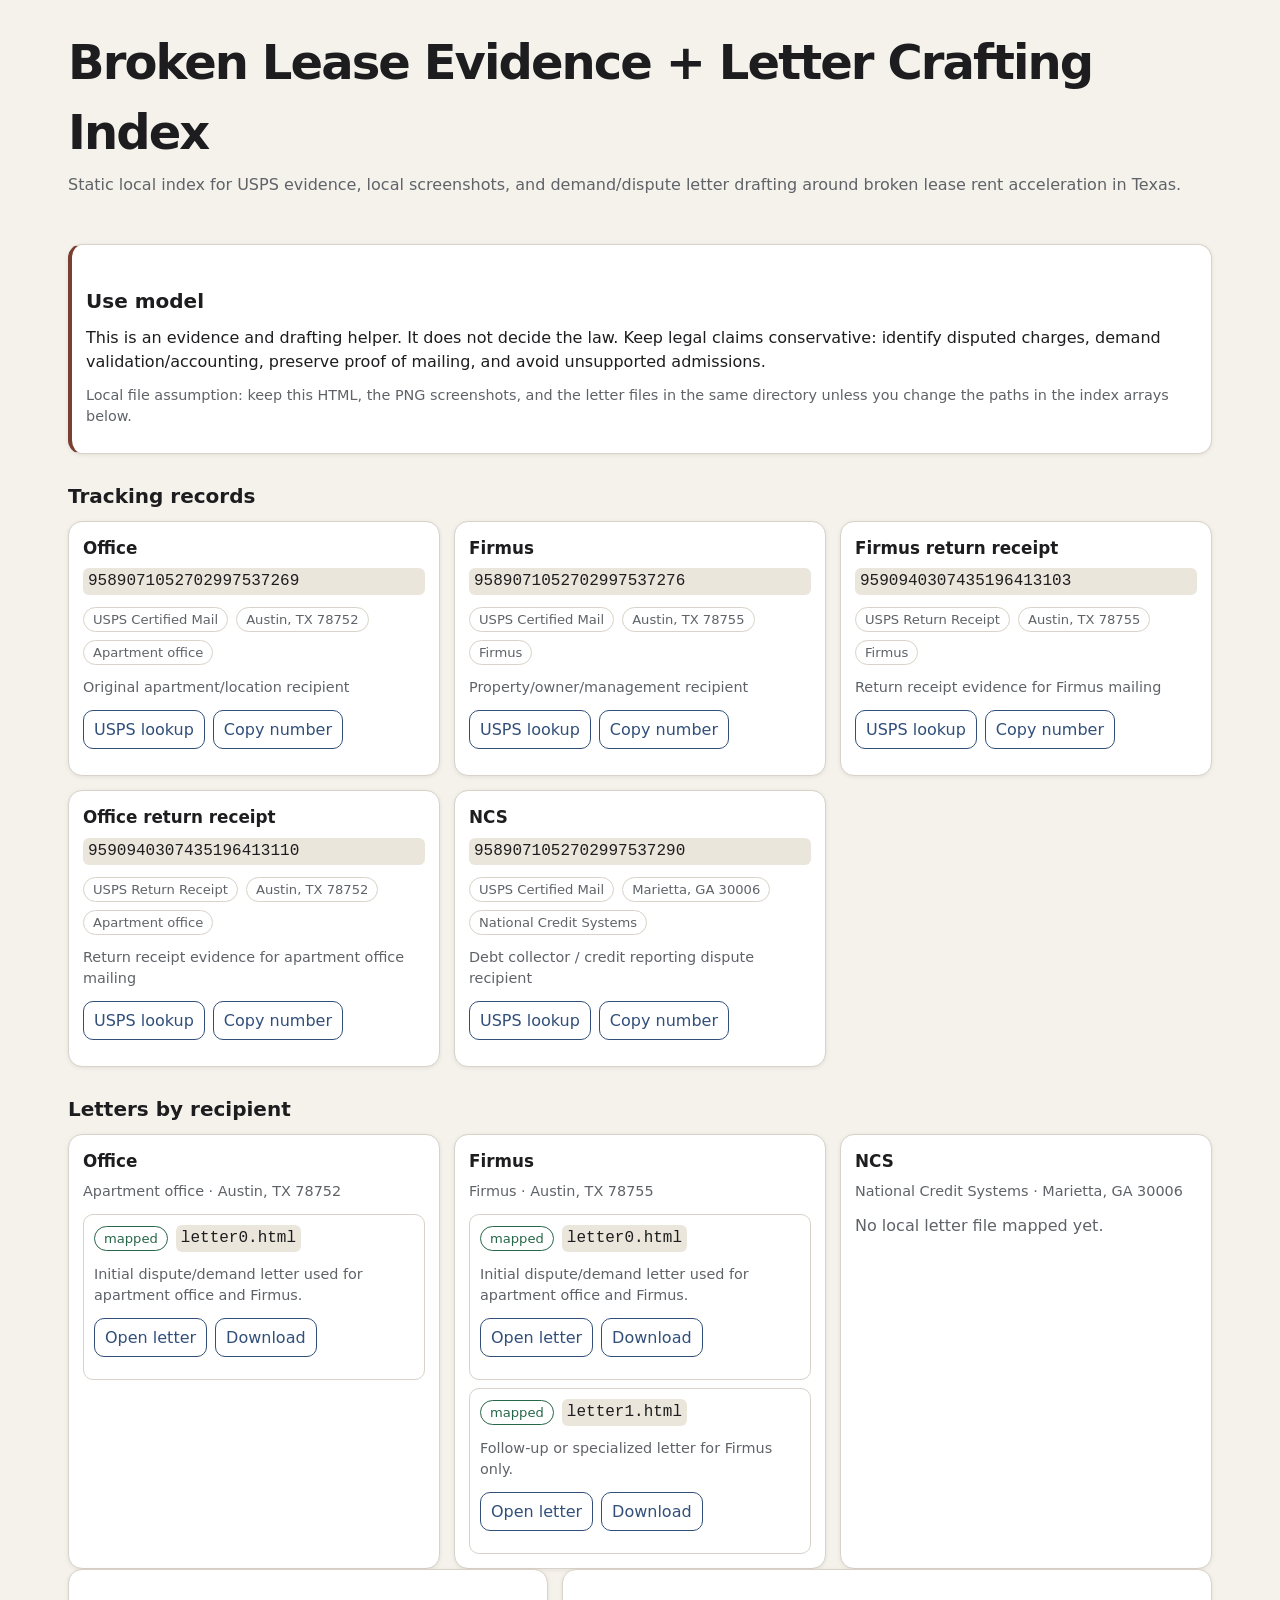
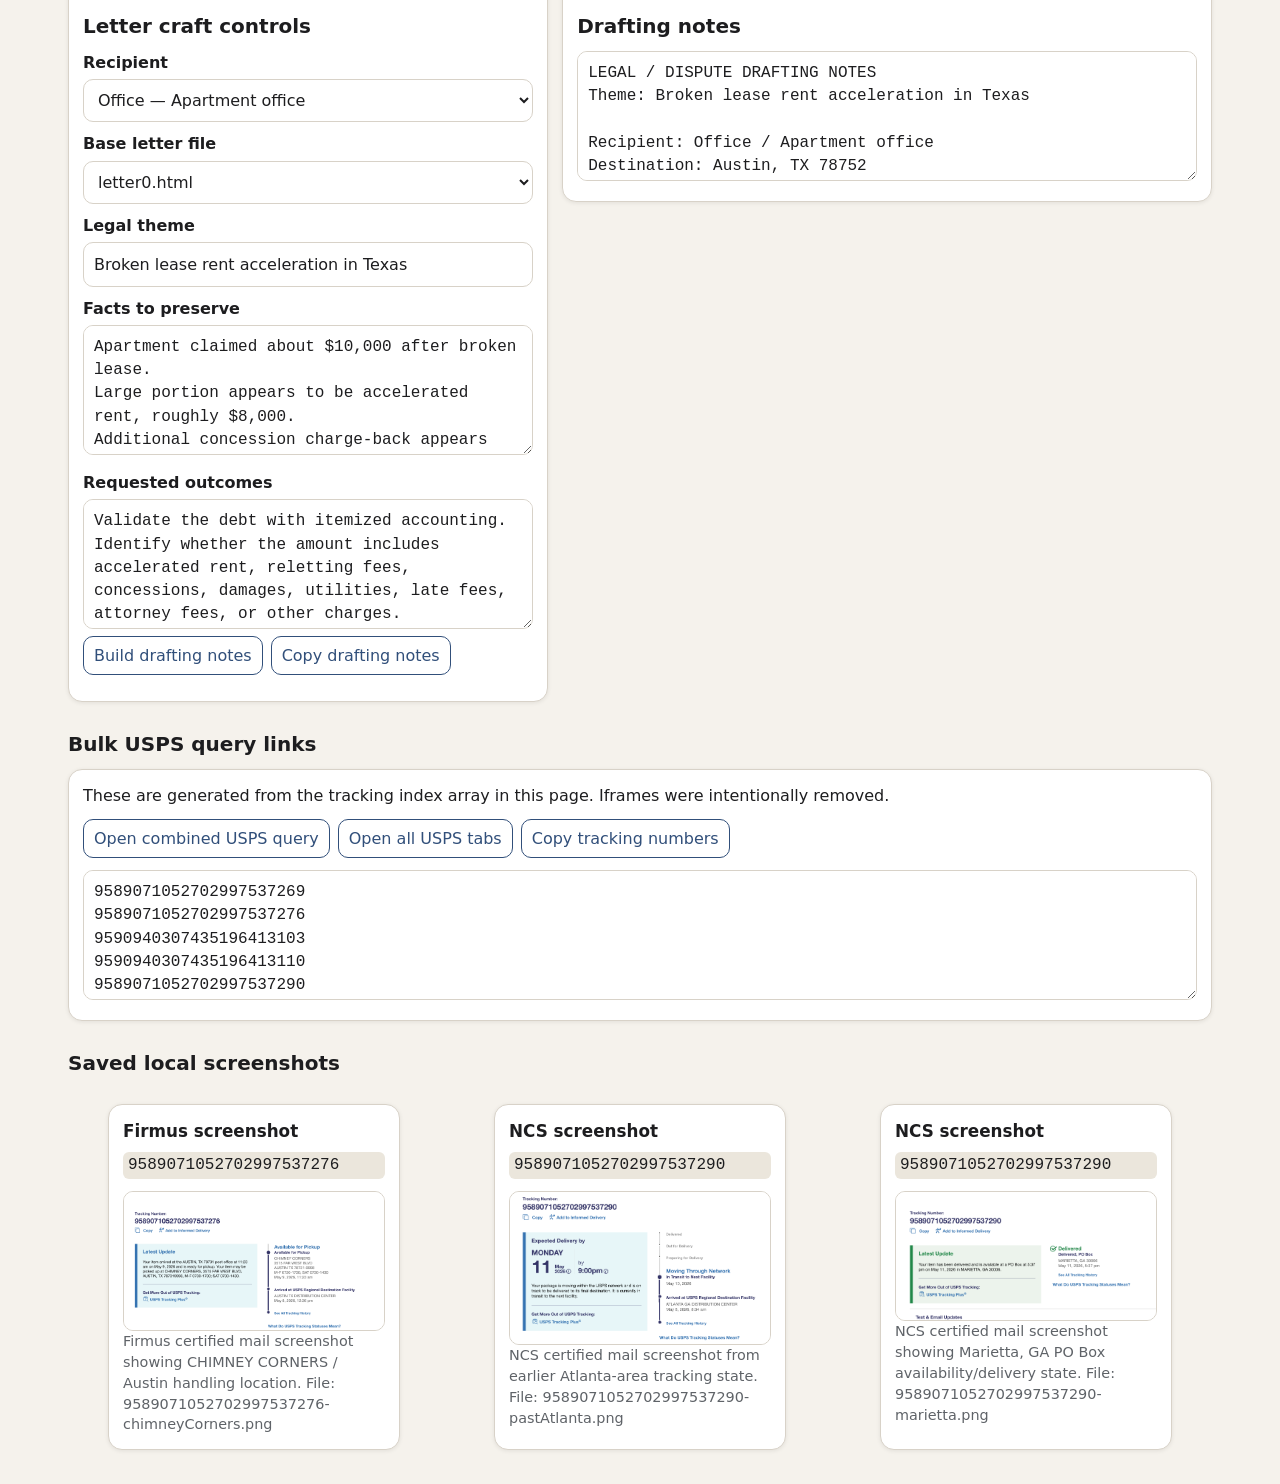
<file: index.html>
<!doctype html>
<html lang="en">
<head>
  <meta charset="utf-8">
  <meta name="viewport" content="width=device-width, initial-scale=1">
  <title>Broken Lease Evidence + Letter Crafting Index</title>
  <style>
    :root {
      color-scheme: light dark;
      --bg: #f5f2ec;
      --card: #ffffff;
      --ink: #1d1d1f;
      --muted: #5f6368;
      --line: #d8d2c8;
      --accent: #314f7a;
      --accent2: #7a3f31;
      --code: #ebe6dc;
      --ok: #276749;
      --warn: #8a4b08;
    }
    @media (prefers-color-scheme: dark) {
      :root {
        --bg: #151515;
        --card: #202020;
        --ink: #eeeeee;
        --muted: #aaaaaa;
        --line: #3b3b3b;
        --accent: #9ab8ef;
        --accent2: #e0a08e;
        --code: #2b2b2b;
        --ok: #8fd4aa;
        --warn: #e7b56b;
      }
    }
    * { box-sizing: border-box; }
    body {
      margin: 0;
      font-family: system-ui, -apple-system, BlinkMacSystemFont, "Segoe UI", sans-serif;
      background: var(--bg);
      color: var(--ink);
      line-height: 1.45;
    }
    header, main { max-width: 1180px; margin: 0 auto; padding: 18px; }
    header { padding-top: 28px; }
    h1 { margin: 0 0 6px; font-size: clamp(1.7rem, 4vw, 3rem); letter-spacing: -0.04em; }
    h2 { margin: 28px 0 10px; font-size: 1.25rem; }
    h3 { margin: 0 0 8px; font-size: 1.05rem; }
    p { margin: 0 0 12px; }
    ul { margin-top: 8px; padding-left: 22px; }
    li { margin: 5px 0; }
    .muted { color: var(--muted); }
    .grid { display: grid; grid-template-columns: repeat(auto-fit, minmax(285px, 1fr)); gap: 14px; }
    .wide-grid { display: grid; grid-template-columns: minmax(285px, .85fr) minmax(320px, 1.15fr); gap: 14px; align-items: start; }
    @media (max-width: 850px) { .wide-grid { grid-template-columns: 1fr; } }
    .card {
      background: var(--card);
      border: 1px solid var(--line);
      border-radius: 14px;
      padding: 14px;
      box-shadow: 0 1px 4px rgba(0,0,0,.08);
    }
    .row { display: flex; flex-wrap: wrap; gap: 8px; align-items: center; }
    .pill {
      display: inline-block;
      border: 1px solid var(--line);
      border-radius: 999px;
      padding: 2px 9px;
      font-size: .82rem;
      color: var(--muted);
      background: transparent;
    }
    .pill.ok { color: var(--ok); border-color: currentColor; }
    .pill.warn { color: var(--warn); border-color: currentColor; }
    code, .tracking-number {
      font-family: ui-monospace, SFMono-Regular, Menlo, Monaco, Consolas, "Liberation Mono", monospace;
      background: var(--code);
      border-radius: 6px;
      padding: 2px 5px;
      word-break: break-all;
    }
    a.button, button {
      display: inline-block;
      border: 1px solid var(--accent);
      border-radius: 10px;
      color: var(--accent);
      background: transparent;
      padding: 7px 10px;
      font-weight: 650;
      text-decoration: none;
      cursor: pointer;
      font: inherit;
    }
    a.button:hover, button:hover { filter: brightness(0.9); }
    textarea, input, select {
      width: 100%;
      padding: 10px;
      border-radius: 10px;
      border: 1px solid var(--line);
      background: var(--card);
      color: var(--ink);
      font: inherit;
    }
    textarea {
      min-height: 130px;
      font-family: ui-monospace, SFMono-Regular, Menlo, Monaco, Consolas, "Liberation Mono", monospace;
      resize: vertical;
    }
    label { display: block; font-weight: 650; margin: 10px 0 5px; }
    img {
      display: block;
      width: 100%;
      height: auto;
      border: 1px solid var(--line);
      border-radius: 10px;
      background: #fff;
    }
    .warning { border-left: 4px solid var(--accent2); }
    .small { font-size: .9rem; }
    .letter-list { display: grid; gap: 8px; }
    .letter-item { border: 1px solid var(--line); border-radius: 10px; padding: 10px; }
    .divider { height: 1px; background: var(--line); margin: 14px 0; }
  </style>
</head>
<body>
  <header>
    <h1>Broken Lease Evidence + Letter Crafting Index</h1>
    <p class="muted">Static local index for USPS evidence, local screenshots, and demand/dispute letter drafting around broken lease rent acceleration in Texas.</p>
  </header>

  <main>
    <section class="card warning">
      <h2>Use model</h2>
      <p>This is an evidence and drafting helper. It does not decide the law. Keep legal claims conservative: identify disputed charges, demand validation/accounting, preserve proof of mailing, and avoid unsupported admissions.</p>
      <p class="small muted">Local file assumption: keep this HTML, the PNG screenshots, and the letter files in the same directory unless you change the paths in the index arrays below.</p>
    </section>

    <section>
      <h2>Tracking records</h2>
      <div id="records" class="grid"></div>
    </section>

    <section>
      <h2>Letters by recipient</h2>
      <div id="recipientLetters" class="grid"></div>
    </section>

    <section class="wide-grid">
      <div class="card">
        <h2>Letter craft controls</h2>
        <label for="recipientSelect">Recipient</label>
        <select id="recipientSelect"></select>

        <label for="letterSelect">Base letter file</label>
        <select id="letterSelect"></select>

        <label for="claimTheme">Legal theme</label>
        <input id="claimTheme" value="Broken lease rent acceleration in Texas">

        <label for="factsBox">Facts to preserve</label>
        <textarea id="factsBox">Apartment claimed about $10,000 after broken lease.
Large portion appears to be accelerated rent, roughly $8,000.
Additional concession charge-back appears around $1,500.
Debt has been placed with National Credit Systems.
Certified letters were sent to apartment office, Firmus, and NCS.
Request validation, full accounting, lease provisions relied upon, mitigation details, and correction/deletion of inaccurate credit reporting.</textarea>

        <label for="requestsBox">Requested outcomes</label>
        <textarea id="requestsBox">Validate the debt with itemized accounting.
Identify whether the amount includes accelerated rent, reletting fees, concessions, damages, utilities, late fees, attorney fees, or other charges.
Provide the lease clause relied upon for each charge.
Explain mitigation/reletting efforts and any rent recovered.
Cease or correct inaccurate credit reporting while disputed.</textarea>

        <p class="row">
          <button id="buildDraft" type="button">Build drafting notes</button>
          <button id="copyDraft" type="button">Copy drafting notes</button>
        </p>
      </div>

      <div class="card">
        <h2>Drafting notes</h2>
        <textarea id="draftOutput" readonly></textarea>
      </div>
    </section>

    <section>
      <h2>Bulk USPS query links</h2>
      <div class="card">
        <p>These are generated from the tracking index array in this page. Iframes were intentionally removed.</p>
        <p class="row">
          <a id="bulkLink" class="button" target="_blank" rel="noopener">Open combined USPS query</a>
          <button id="openAll" type="button">Open all USPS tabs</button>
          <button id="copyNumbers" type="button">Copy tracking numbers</button>
        </p>
        <textarea id="numberDump" readonly></textarea>
      </div>
    </section>

    <section>
      <h2>Saved local screenshots</h2>
      <div id="screenshots" class="grid"></div>
    </section>
  </main>

<script>
(function () {
  "use strict";

  const USPS_TRACK_BASE = "https://tools.usps.com/go/TrackConfirmAction?qtc_tLabels1=";

  const letters = [
    {
      id: "letter0",
      file: "letter0.html",
      title: "letter0.html",
      description: "Initial dispute/demand letter used for apartment office and Firmus.",
      appliesTo: ["office", "firmus"]
    },
    {
      id: "letter1",
      file: "letter1.html",
      title: "letter1.html",
      description: "Follow-up or specialized letter for Firmus only.",
      appliesTo: ["firmus"]
    }
  ];

  const trackingRecords = [
    {
      id: "office",
      label: "Office",
      party: "Apartment office",
      type: "USPS Certified Mail",
      tracking: "9589071052702997537269",
      destination: "Austin, TX 78752",
      role: "Original apartment/location recipient",
      screenshots: []
    },
    {
      id: "firmus",
      label: "Firmus",
      party: "Firmus",
      type: "USPS Certified Mail",
      tracking: "9589071052702997537276",
      destination: "Austin, TX 78755",
      role: "Property/owner/management recipient",
      screenshots: [
        {
          file: "9589071052702997537276-chimneyCorners.png",
          caption: "Firmus certified mail screenshot showing CHIMNEY CORNERS / Austin handling location."
        }
      ]
    },
    {
      id: "firmusReturn",
      label: "Firmus return receipt",
      party: "Firmus",
      type: "USPS Return Receipt",
      tracking: "9590940307435196413103",
      destination: "Austin, TX 78755",
      role: "Return receipt evidence for Firmus mailing",
      screenshots: []
    },
    {
      id: "officeReturn",
      label: "Office return receipt",
      party: "Apartment office",
      type: "USPS Return Receipt",
      tracking: "9590940307435196413110",
      destination: "Austin, TX 78752",
      role: "Return receipt evidence for apartment office mailing",
      screenshots: []
    },
    {
      id: "ncs",
      label: "NCS",
      party: "National Credit Systems",
      type: "USPS Certified Mail",
      tracking: "9589071052702997537290",
      destination: "Marietta, GA 30006",
      role: "Debt collector / credit reporting dispute recipient",
      screenshots: [
        {
          file: "9589071052702997537290-pastAtlanta.png",
          caption: "NCS certified mail screenshot from earlier Atlanta-area tracking state."
        },
        {
          file: "9589071052702997537290-marietta.png",
          caption: "NCS certified mail screenshot showing Marietta, GA PO Box availability/delivery state."
        }
      ]
    }
  ];

  function uspsUrl(tracking) {
    return USPS_TRACK_BASE + encodeURIComponent(tracking);
  }

  function el(tag, attrs, text) {
    const node = document.createElement(tag);
    Object.keys(attrs || {}).forEach(function (key) {
      if (key === "className") node.className = attrs[key];
      else if (key === "html") node.innerHTML = attrs[key];
      else node.setAttribute(key, attrs[key]);
    });
    if (text !== undefined) node.textContent = text;
    return node;
  }

  function lettersForRecord(recordId) {
    return letters.filter(function (letter) {
      return letter.appliesTo.indexOf(recordId) !== -1;
    });
  }

  function renderRecords() {
    const holder = document.getElementById("records");
    trackingRecords.forEach(function (record) {
      const card = el("article", { className: "card" });
      card.appendChild(el("h3", {}, record.label));
      card.appendChild(el("p", { className: "tracking-number" }, record.tracking));
      const meta = el("p", { className: "row" });
      meta.appendChild(el("span", { className: "pill" }, record.type));
      meta.appendChild(el("span", { className: "pill" }, record.destination));
      meta.appendChild(el("span", { className: "pill" }, record.party));
      card.appendChild(meta);
      card.appendChild(el("p", { className: "small muted" }, record.role));
      const linkRow = el("p", { className: "row" });
      linkRow.appendChild(el("a", { className: "button", href: uspsUrl(record.tracking), target: "_blank", rel: "noopener" }, "USPS lookup"));
      const copy = el("button", { type: "button" }, "Copy number");
      copy.addEventListener("click", function () { navigator.clipboard.writeText(record.tracking); });
      linkRow.appendChild(copy);
      card.appendChild(linkRow);
      holder.appendChild(card);
    });
  }

  function renderRecipientLetters() {
    const holder = document.getElementById("recipientLetters");
    trackingRecords.filter(function (record) {
      return ["office", "firmus", "ncs"].indexOf(record.id) !== -1;
    }).forEach(function (record) {
      const card = el("article", { className: "card" });
      const related = lettersForRecord(record.id);
      card.appendChild(el("h3", {}, record.label));
      card.appendChild(el("p", { className: "small muted" }, record.party + " · " + record.destination));
      const list = el("div", { className: "letter-list" });
      if (!related.length) {
        list.appendChild(el("p", { className: "muted" }, "No local letter file mapped yet."));
      }
      related.forEach(function (letter) {
        const item = el("div", { className: "letter-item" });
        item.appendChild(el("p", { className: "row" }));
        item.lastChild.appendChild(el("span", { className: "pill ok" }, "mapped"));
        item.lastChild.appendChild(el("code", {}, letter.file));
        item.appendChild(el("p", { className: "small muted" }, letter.description));
        const row = el("p", { className: "row" });
        row.appendChild(el("a", { className: "button", href: letter.file, target: "_blank", rel: "noopener" }, "Open letter"));
        row.appendChild(el("a", { className: "button", href: letter.file, download: letter.file }, "Download"));
        item.appendChild(row);
        list.appendChild(item);
      });
      card.appendChild(list);
      holder.appendChild(card);
    });
  }

  function renderBulk() {
    const numbers = trackingRecords.map(function (r) { return r.tracking; });
    const dump = numbers.join("\n");
    document.getElementById("numberDump").value = dump;
    document.getElementById("bulkLink").href = USPS_TRACK_BASE + encodeURIComponent(numbers.join(","));
    document.getElementById("openAll").addEventListener("click", function () {
      trackingRecords.forEach(function (r) { window.open(uspsUrl(r.tracking), "_blank", "noopener"); });
    });
    document.getElementById("copyNumbers").addEventListener("click", function () {
      navigator.clipboard.writeText(dump);
    });
  }

  function renderScreenshots() {
    const holder = document.getElementById("screenshots");
    trackingRecords.forEach(function (record) {
      record.screenshots.forEach(function (shot) {
        const card = el("figure", { className: "card" });
        card.appendChild(el("h3", {}, record.label + " screenshot"));
        card.appendChild(el("p", { className: "tracking-number" }, record.tracking));
        card.appendChild(el("img", { src: shot.file, alt: shot.caption, loading: "lazy" }));
        card.appendChild(el("figcaption", { className: "small muted" }, shot.caption + " File: " + shot.file));
        holder.appendChild(card);
      });
    });
  }

  function populateCraftControls() {
    const recipientSelect = document.getElementById("recipientSelect");
    const letterSelect = document.getElementById("letterSelect");

    trackingRecords.filter(function (record) {
      return ["office", "firmus", "ncs"].indexOf(record.id) !== -1;
    }).forEach(function (record) {
      recipientSelect.appendChild(el("option", { value: record.id }, record.label + " — " + record.party));
    });

    function updateLetterSelect() {
      const recordId = recipientSelect.value;
      letterSelect.innerHTML = "";
      const related = lettersForRecord(recordId);
      if (!related.length) {
        letterSelect.appendChild(el("option", { value: "" }, "No mapped letter file"));
        return;
      }
      related.forEach(function (letter) {
        letterSelect.appendChild(el("option", { value: letter.id }, letter.title));
      });
    }

    recipientSelect.addEventListener("change", updateLetterSelect);
    updateLetterSelect();
  }

  function buildDraftingNotes() {
    const recipientId = document.getElementById("recipientSelect").value;
    const letterId = document.getElementById("letterSelect").value;
    const recipient = trackingRecords.find(function (r) { return r.id === recipientId; });
    const letter = letters.find(function (l) { return l.id === letterId; });
    const theme = document.getElementById("claimTheme").value.trim();
    const facts = document.getElementById("factsBox").value.trim();
    const requests = document.getElementById("requestsBox").value.trim();

    const lines = [];
    lines.push("LEGAL / DISPUTE DRAFTING NOTES");
    lines.push("Theme: " + theme);
    lines.push("");
    lines.push("Recipient: " + recipient.label + " / " + recipient.party);
    lines.push("Destination: " + recipient.destination);
    lines.push("USPS tracking: " + recipient.tracking);
    lines.push("USPS lookup: " + uspsUrl(recipient.tracking));
    lines.push("Base letter file: " + (letter ? letter.file : "none mapped"));
    lines.push("");
    lines.push("Core posture:");
    lines.push("- Treat the amount as disputed, not admitted.");
    lines.push("- Ask for validation, lease clauses, itemized accounting, mitigation/reletting evidence, and credit reporting correction where applicable.");
    lines.push("- Avoid saying you owe the amount. Say the claimed amount is disputed and unsupported unless fully validated.");
    lines.push("");
    lines.push("Facts to preserve:");
    lines.push(facts || "[add facts]");
    lines.push("");
    lines.push("Requested outcomes:");
    lines.push(requests || "[add requests]");
    lines.push("");
    lines.push("Suggested evidence attachments / exhibits:");
    lines.push("- USPS Certified Mail receipt / tracking printout for " + recipient.tracking);
    if (recipient.screenshots.length) {
      recipient.screenshots.forEach(function (shot) {
        lines.push("- Local USPS screenshot: " + shot.file);
      });
    } else {
      lines.push("- No local screenshot mapped for this recipient yet.");
    }
    if (letter) {
      lines.push("- Local letter copy: " + letter.file);
    }
    lines.push("");
    lines.push("Open question checklist:");
    lines.push("- Was rent accelerated beyond the date the unit was or could have been relet?");
    lines.push("- Was the concession charge-back authorized by a specific lease clause?");
    lines.push("- Were damages separated from rent, fees, concessions, and collection costs?");
    lines.push("- Did the collector report the account while the debt was disputed or before validation was supplied?");
    lines.push("- Is the apartment office, owner/manager, collector, and credit bureau timeline internally consistent?");

    document.getElementById("draftOutput").value = lines.join("\n");
  }

  document.getElementById("buildDraft").addEventListener("click", buildDraftingNotes);
  document.getElementById("copyDraft").addEventListener("click", function () {
    const out = document.getElementById("draftOutput");
    navigator.clipboard.writeText(out.value);
  });

  renderRecords();
  renderRecipientLetters();
  renderBulk();
  renderScreenshots();
  populateCraftControls();
  buildDraftingNotes();
}());
</script>
</body>
</html>
</file>
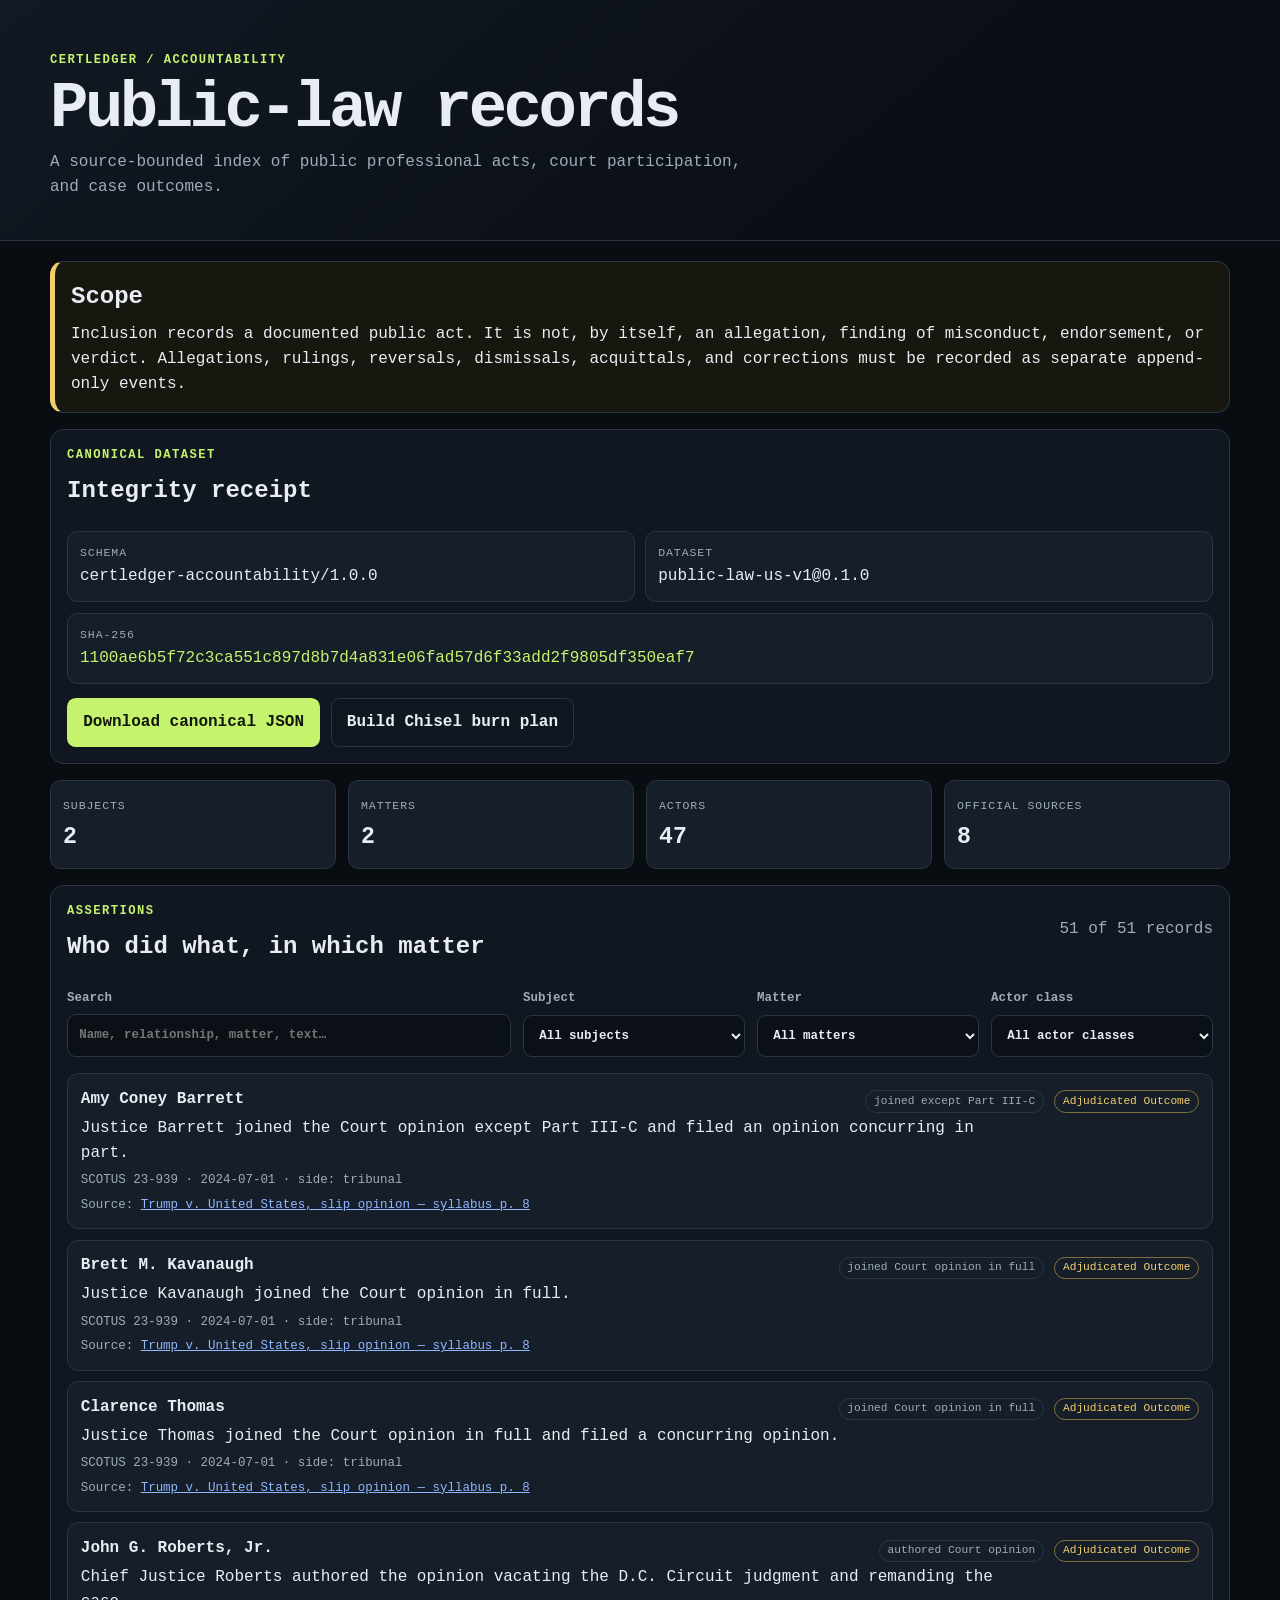
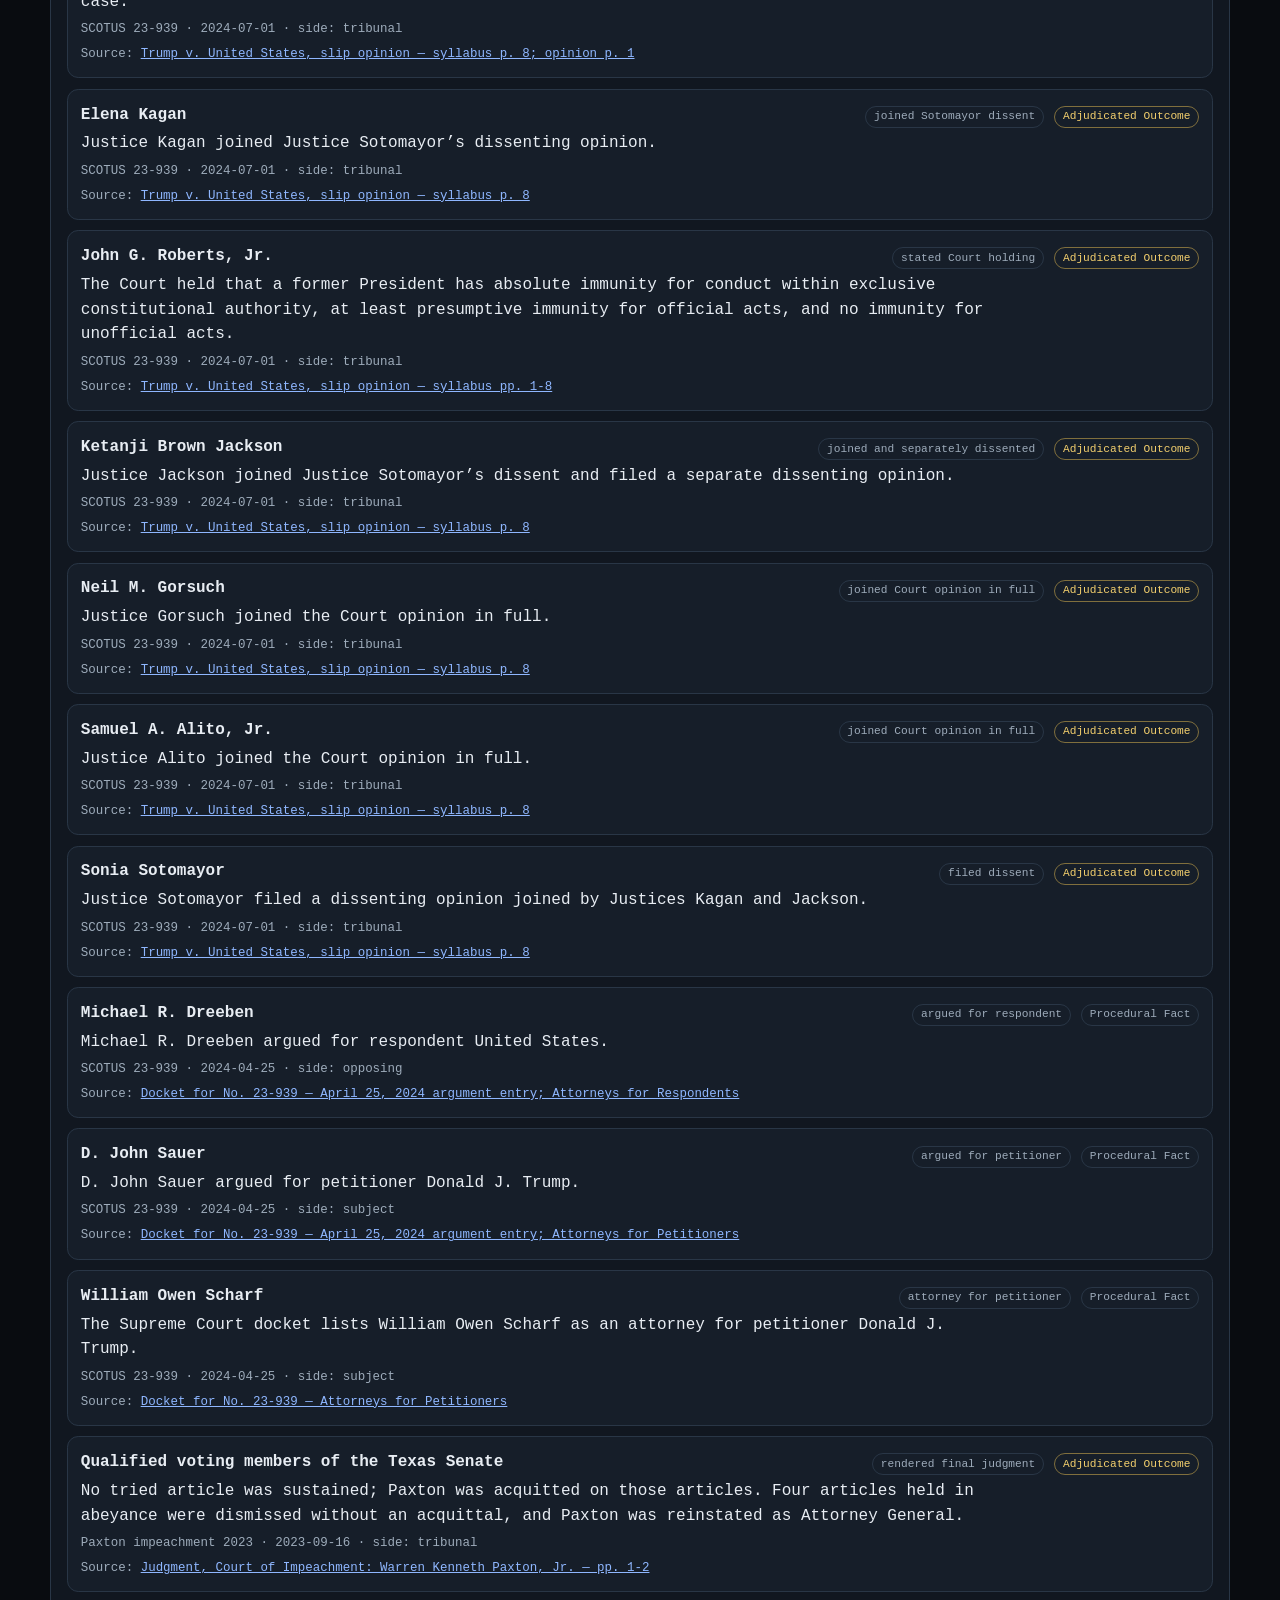
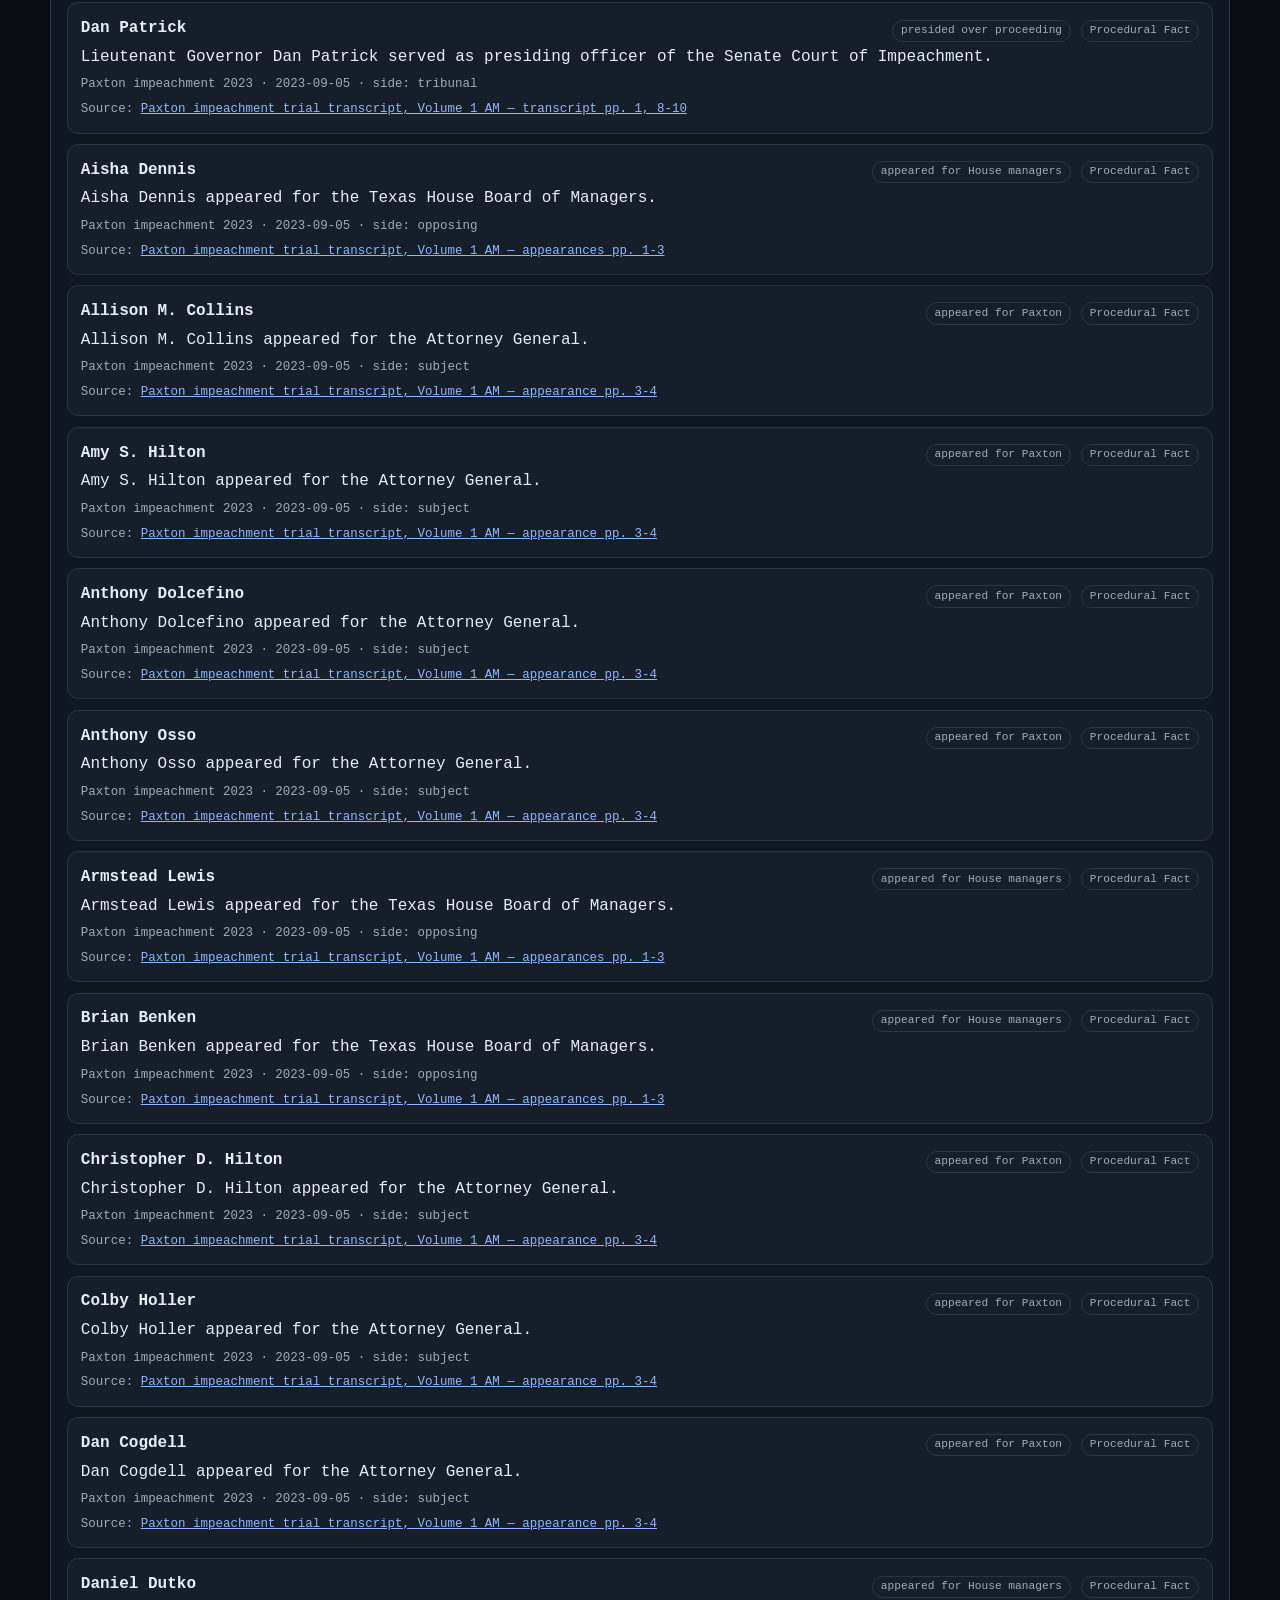
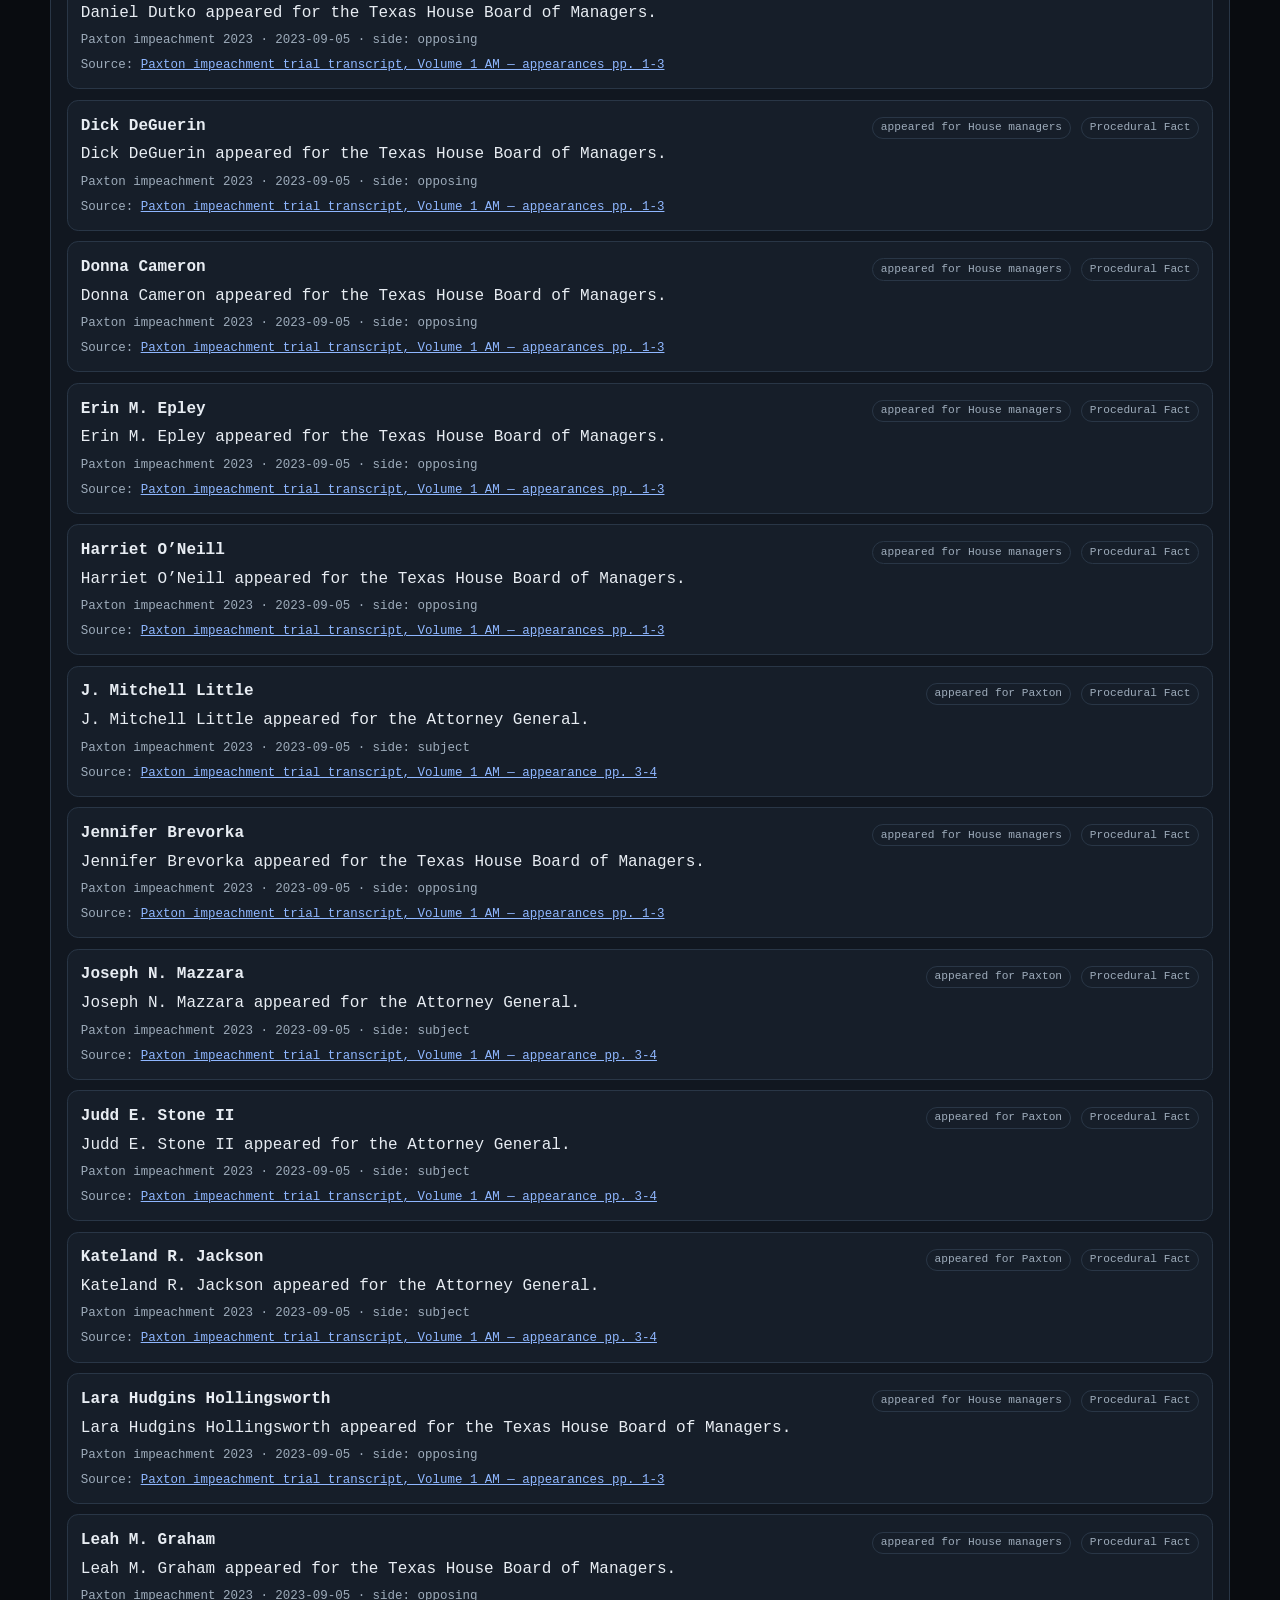
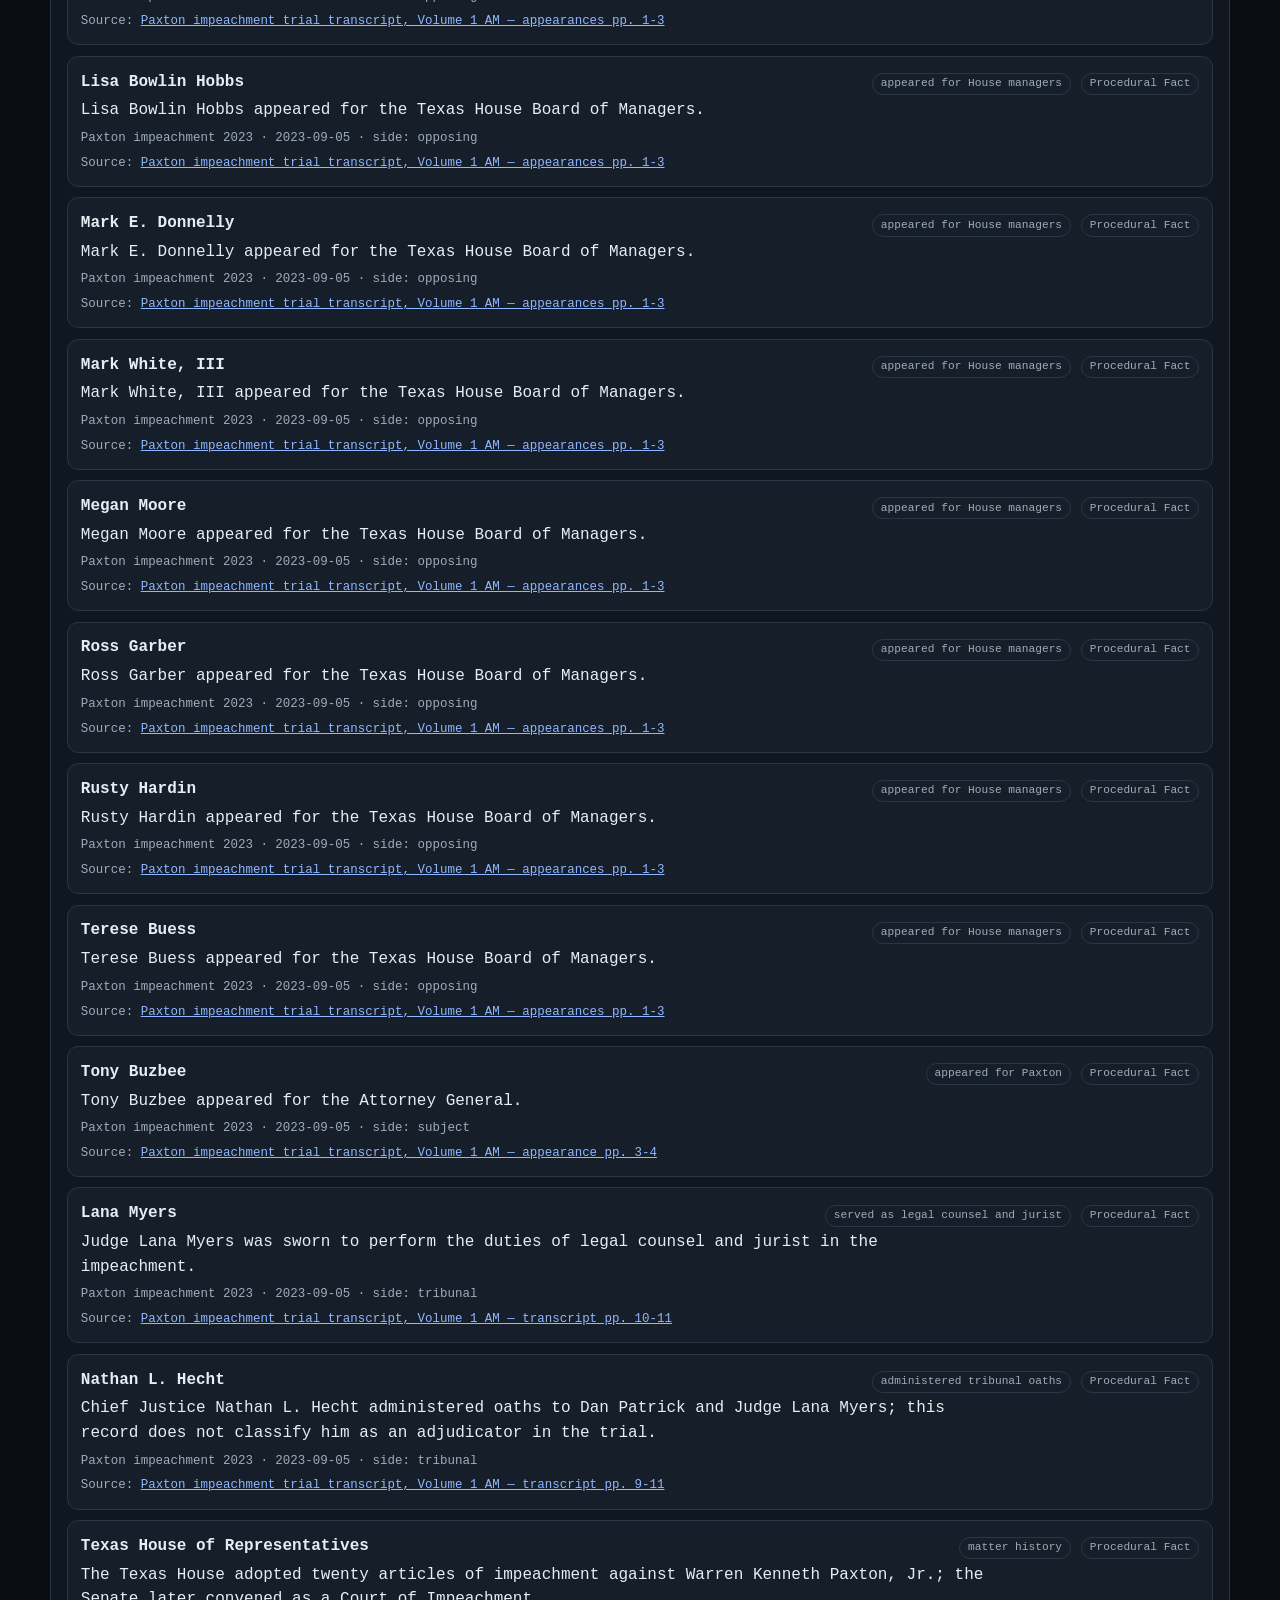
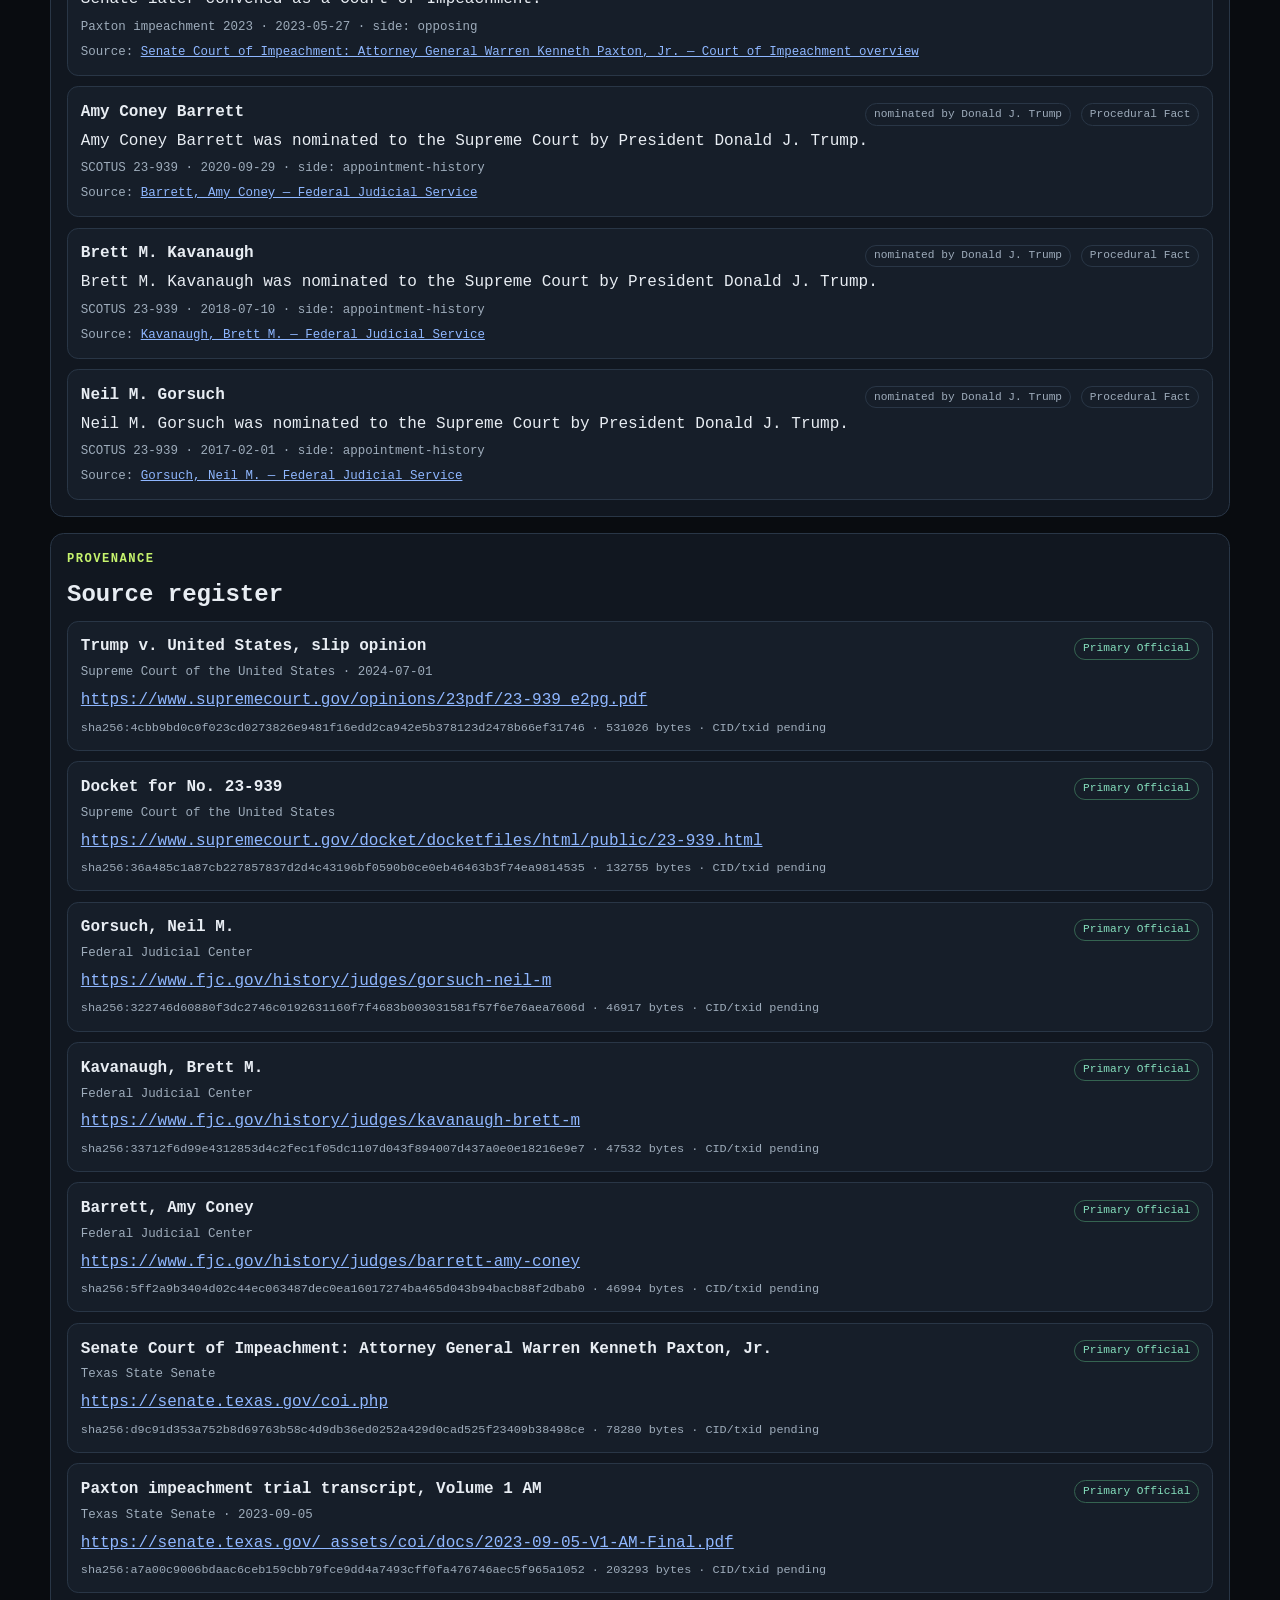
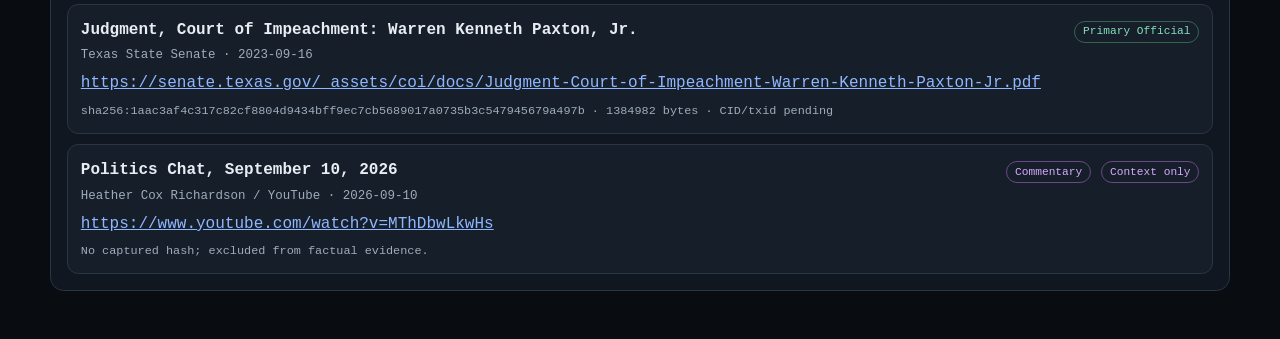
<file: tools/accountability/index.html>
<!doctype html>
<html lang="en">
<head>
  <meta charset="utf-8">
  <meta name="viewport" content="width=device-width, initial-scale=1">
  <meta name="color-scheme" content="dark light">
  <title>certLedger Public-Law Records</title>
  <link rel="stylesheet" href="styles.css">
</head>
<body>
  <header class="siteHeader">
    <div class="shell">
      <p class="eyebrow">certLedger / accountability</p>
      <h1>Public-law records</h1>
      <p class="lede">A source-bounded index of public professional acts, court participation, and case outcomes.</p>
    </div>
  </header>

  <main class="shell">
    <section class="notice" aria-labelledby="scopeTitle">
      <h2 id="scopeTitle">Scope</h2>
      <p>Inclusion records a documented public act. It is not, by itself, an allegation, finding of misconduct, endorsement, or verdict. Allegations, rulings, reversals, dismissals, acquittals, and corrections must be recorded as separate append-only events.</p>
    </section>

    <section class="integrity panel" aria-labelledby="integrityTitle">
      <div>
        <p class="eyebrow">Canonical dataset</p>
        <h2 id="integrityTitle">Integrity receipt</h2>
      </div>
      <dl class="integrityGrid">
        <div>
          <dt>Schema</dt>
          <dd id="schemaVersion">—</dd>
        </div>
        <div>
          <dt>Dataset</dt>
          <dd id="datasetId">—</dd>
        </div>
        <div class="wide">
          <dt>SHA-256</dt>
          <dd id="datasetHash" class="hash">Calculating…</dd>
        </div>
      </dl>
      <div class="actions">
        <button id="downloadButton" type="button">Download canonical JSON</button>
        <button id="burnButton" class="secondary" type="button">Build Chisel burn plan</button>
      </div>
    </section>

    <section id="stats" class="stats" aria-label="Dataset totals"></section>

    <section class="panel" aria-labelledby="recordsTitle">
      <div class="sectionHeading">
        <div>
          <p class="eyebrow">Assertions</p>
          <h2 id="recordsTitle">Who did what, in which matter</h2>
        </div>
        <p id="resultCount" class="resultCount" aria-live="polite"></p>
      </div>

      <div class="filters">
        <label>
          Search
          <input id="searchInput" type="search" placeholder="Name, relationship, matter, text…">
        </label>
        <label>
          Subject
          <select id="subjectFilter"><option value="">All subjects</option></select>
        </label>
        <label>
          Matter
          <select id="matterFilter"><option value="">All matters</option></select>
        </label>
        <label>
          Actor class
          <select id="actorFilter"><option value="">All actor classes</option></select>
        </label>
      </div>

      <div id="records" class="records"></div>
      <p id="emptyState" class="empty" hidden>No records match these filters.</p>
    </section>

    <section class="panel" aria-labelledby="sourcesTitle">
      <div class="sectionHeading">
        <div>
          <p class="eyebrow">Provenance</p>
          <h2 id="sourcesTitle">Source register</h2>
        </div>
      </div>
      <div id="sources" class="sourceList"></div>
    </section>
  </main>

  <dialog id="burnDialog">
    <form method="dialog" class="dialogBody">
      <div class="sectionHeading">
        <div>
          <p class="eyebrow">Pre-broadcast export</p>
          <h2>Chisel burn plan</h2>
        </div>
        <button class="iconButton" value="cancel" aria-label="Close">×</button>
      </div>
      <p class="help">These are semantic inputs, not finished addresses. Run each <code>DAx</code>/<code>DCx</code> phrase through the unspendable generator and verify every output before signing. Add the IPFS CID only after pinning the exported canonical JSON.</p>
      <label>
        Matter
        <select id="burnMatter"></select>
      </label>
      <textarea id="burnOutput" rows="16" readonly spellcheck="false"></textarea>
      <div class="actions">
        <button id="copyBurnButton" type="button">Copy plan</button>
        <button class="secondary" value="cancel">Close</button>
      </div>
    </form>
  </dialog>

  <noscript>This tool requires JavaScript to read and filter its bundled dataset.</noscript>
  <script src="data.js"></script>
  <script src="app.js"></script>
</body>
</html>
</file>
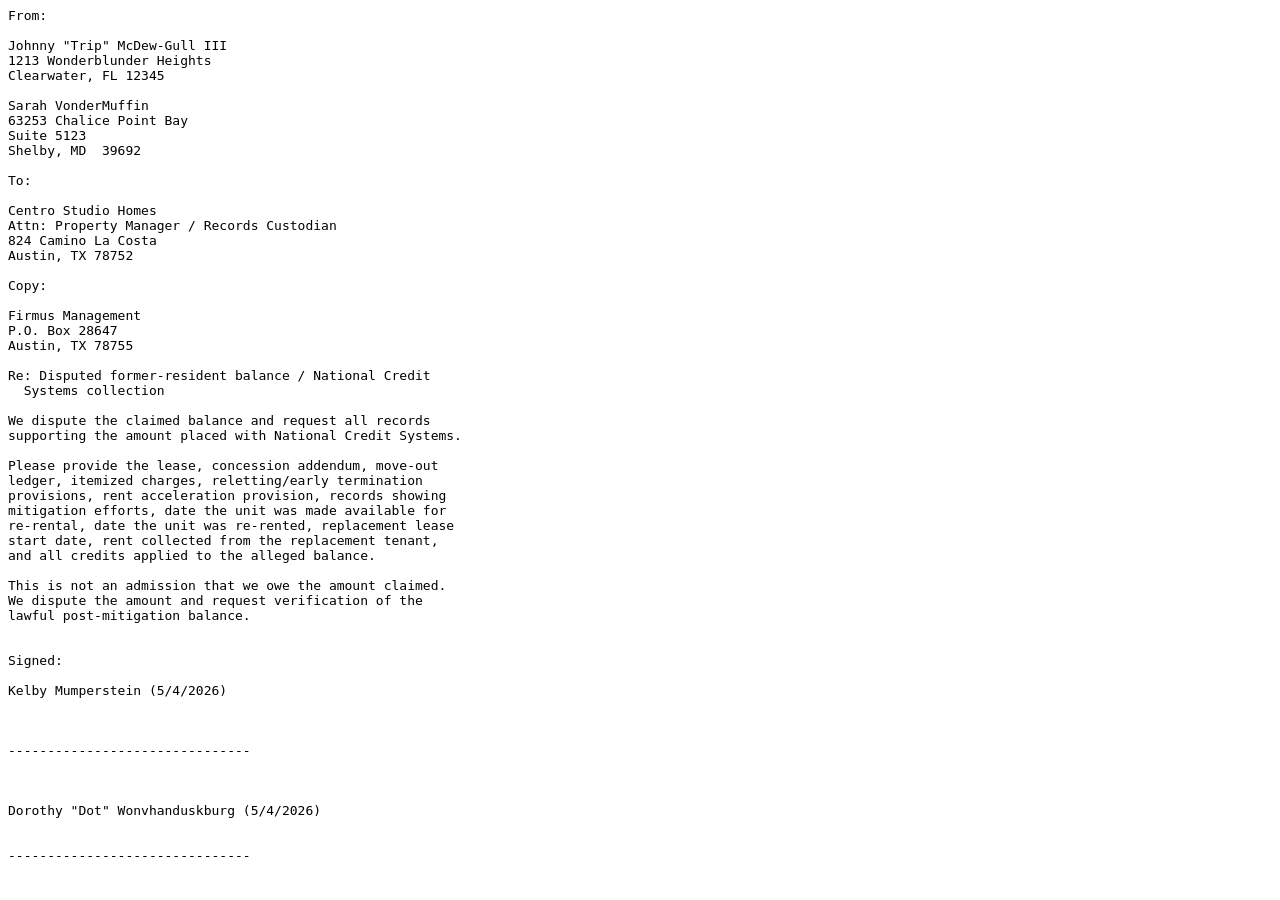
<file: letter0.html>
<html>
<pre>
From:

Johnny "Trip" McDew-Gull III  
1213 Wonderblunder Heights
Clearwater, FL 12345 

Sarah VonderMuffin
63253 Chalice Point Bay
Suite 5123
Shelby, MD  39692 

To:

Centro Studio Homes
Attn: Property Manager / Records Custodian
824 Camino La Costa
Austin, TX 78752

Copy:

Firmus Management
P.O. Box 28647
Austin, TX 78755

Re: Disputed former-resident balance / National Credit 
  Systems collection

We dispute the claimed balance and request all records
supporting the amount placed with National Credit Systems.

Please provide the lease, concession addendum, move-out
ledger, itemized charges, reletting/early termination
provisions, rent acceleration provision, records showing
mitigation efforts, date the unit was made available for
re-rental, date the unit was re-rented, replacement lease
start date, rent collected from the replacement tenant, 
and all credits applied to the alleged balance.

This is not an admission that we owe the amount claimed. 
We dispute the amount and request verification of the 
lawful post-mitigation balance.


Signed:

Kelby Mumperstein (5/4/2026)



-------------------------------



Dorothy "Dot" Wonvhanduskburg (5/4/2026)


-------------------------------
</pre>
</html>
</file>
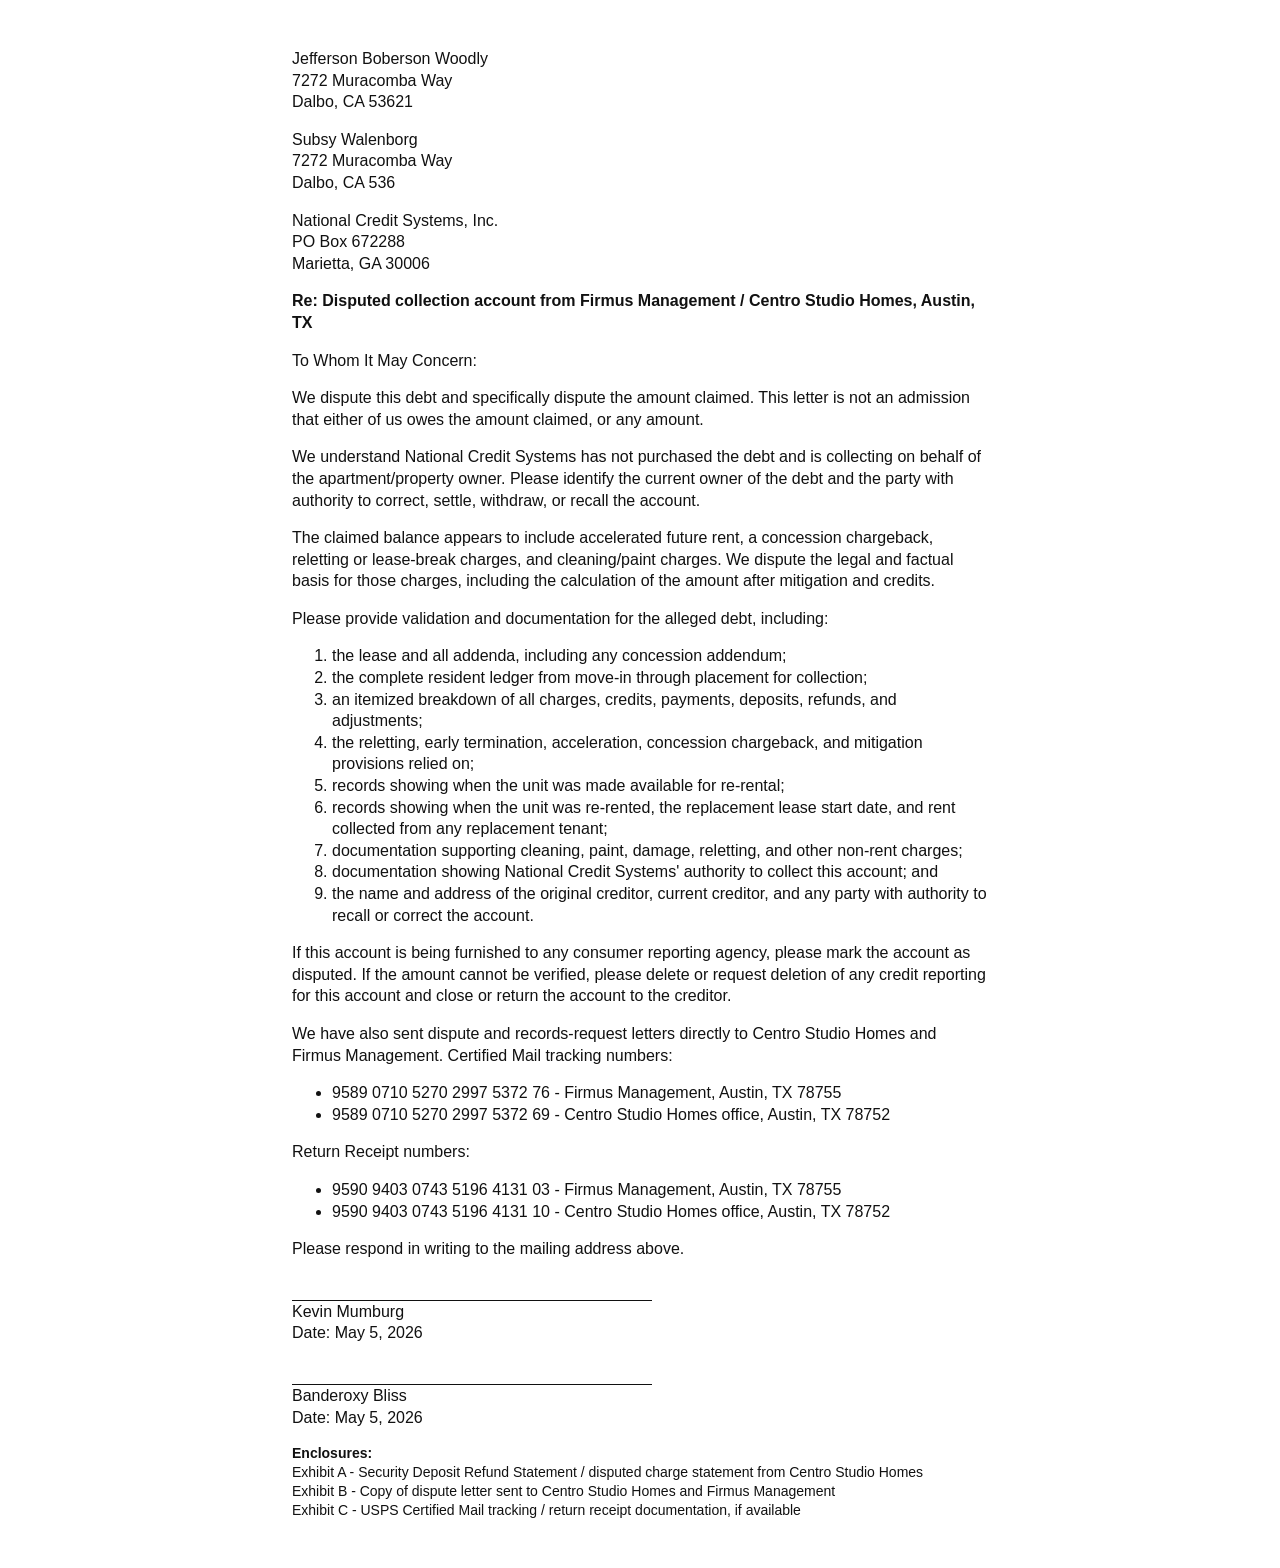
<file: letter1.html>
<html>
<head>
<meta charset="utf-8">
<title>Debt Dispute Letter - National Credit Systems</title>
<style>
  body { font-family: Arial, Helvetica, sans-serif; font-size: 12pt; line-height: 1.35; max-width: 7.25in; margin: 0.5in auto; color: #111; }
  .block { margin-bottom: 1em; }
  .sigline { margin-top: 2.5em; border-top: 1px solid #111; width: 3.75in; }
  .small { font-size: 10.5pt; }
  h1 { font-size: 14pt; margin: 0 0 1em 0; }
</style>
</head>
<body>

<div class="block">
Jefferson Boberson Woodly<br>
7272 Muracomba Way<br>
Dalbo, CA 53621 
</div>

<div class="block">
Subsy Walenborg<br>
7272 Muracomba Way<br>
Dalbo, CA 536 
</div>

<div class="block">
National Credit Systems, Inc.<br>
PO Box 672288<br>
Marietta, GA 30006
</div>

<div class="block"><strong>Re: Disputed collection account from Firmus Management / Centro Studio Homes, Austin, TX</strong></div>

<p>To Whom It May Concern:</p>

<p>We dispute this debt and specifically dispute the amount claimed. This letter is not an admission that either of us owes the amount claimed, or any amount.</p>

<p>We understand National Credit Systems has not purchased the debt and is collecting on behalf of the apartment/property owner. Please identify the current owner of the debt and the party with authority to correct, settle, withdraw, or recall the account.</p>

<p>The claimed balance appears to include accelerated future rent, a concession chargeback, reletting or lease-break charges, and cleaning/paint charges. We dispute the legal and factual basis for those charges, including the calculation of the amount after mitigation and credits.</p>

<p>Please provide validation and documentation for the alleged debt, including:</p>

<ol>
  <li>the lease and all addenda, including any concession addendum;</li>
  <li>the complete resident ledger from move-in through placement for collection;</li>
  <li>an itemized breakdown of all charges, credits, payments, deposits, refunds, and adjustments;</li>
  <li>the reletting, early termination, acceleration, concession chargeback, and mitigation provisions relied on;</li>
  <li>records showing when the unit was made available for re-rental;</li>
  <li>records showing when the unit was re-rented, the replacement lease start date, and rent collected from any replacement tenant;</li>
  <li>documentation supporting cleaning, paint, damage, reletting, and other non-rent charges;</li>
  <li>documentation showing National Credit Systems' authority to collect this account; and</li>
  <li>the name and address of the original creditor, current creditor, and any party with authority to recall or correct the account.</li>
</ol>

<p>If this account is being furnished to any consumer reporting agency, please mark the account as disputed. If the amount cannot be verified, please delete or request deletion of any credit reporting for this account and close or return the account to the creditor.</p>

<p>We have also sent dispute and records-request letters directly to Centro Studio Homes and Firmus Management. Certified Mail tracking numbers:</p>

<ul>
  <li>9589 0710 5270 2997 5372 76 - Firmus Management, Austin, TX 78755</li>
  <li>9589 0710 5270 2997 5372 69 - Centro Studio Homes office, Austin, TX 78752</li>
</ul>

<p>Return Receipt numbers:</p>

<ul>
  <li>9590 9403 0743 5196 4131 03 - Firmus Management, Austin, TX 78755</li>
  <li>9590 9403 0743 5196 4131 10 - Centro Studio Homes office, Austin, TX 78752</li>
</ul>

<p>Please respond in writing to the mailing address above.</p>

<div class="block">
  <div class="sigline"></div>
  Kevin Mumburg<br>
  Date: May 5, 2026
</div>

<div class="block">
  <div class="sigline"></div>
  Banderoxy Bliss<br>
  Date: May 5, 2026
</div>

<div class="block small">
<strong>Enclosures:</strong><br>
Exhibit A - Security Deposit Refund Statement / disputed charge statement from Centro Studio Homes<br>
Exhibit B - Copy of dispute letter sent to Centro Studio Homes and Firmus Management<br>
Exhibit C - USPS Certified Mail tracking / return receipt documentation, if available
</div>

</body>
</html>
</file>
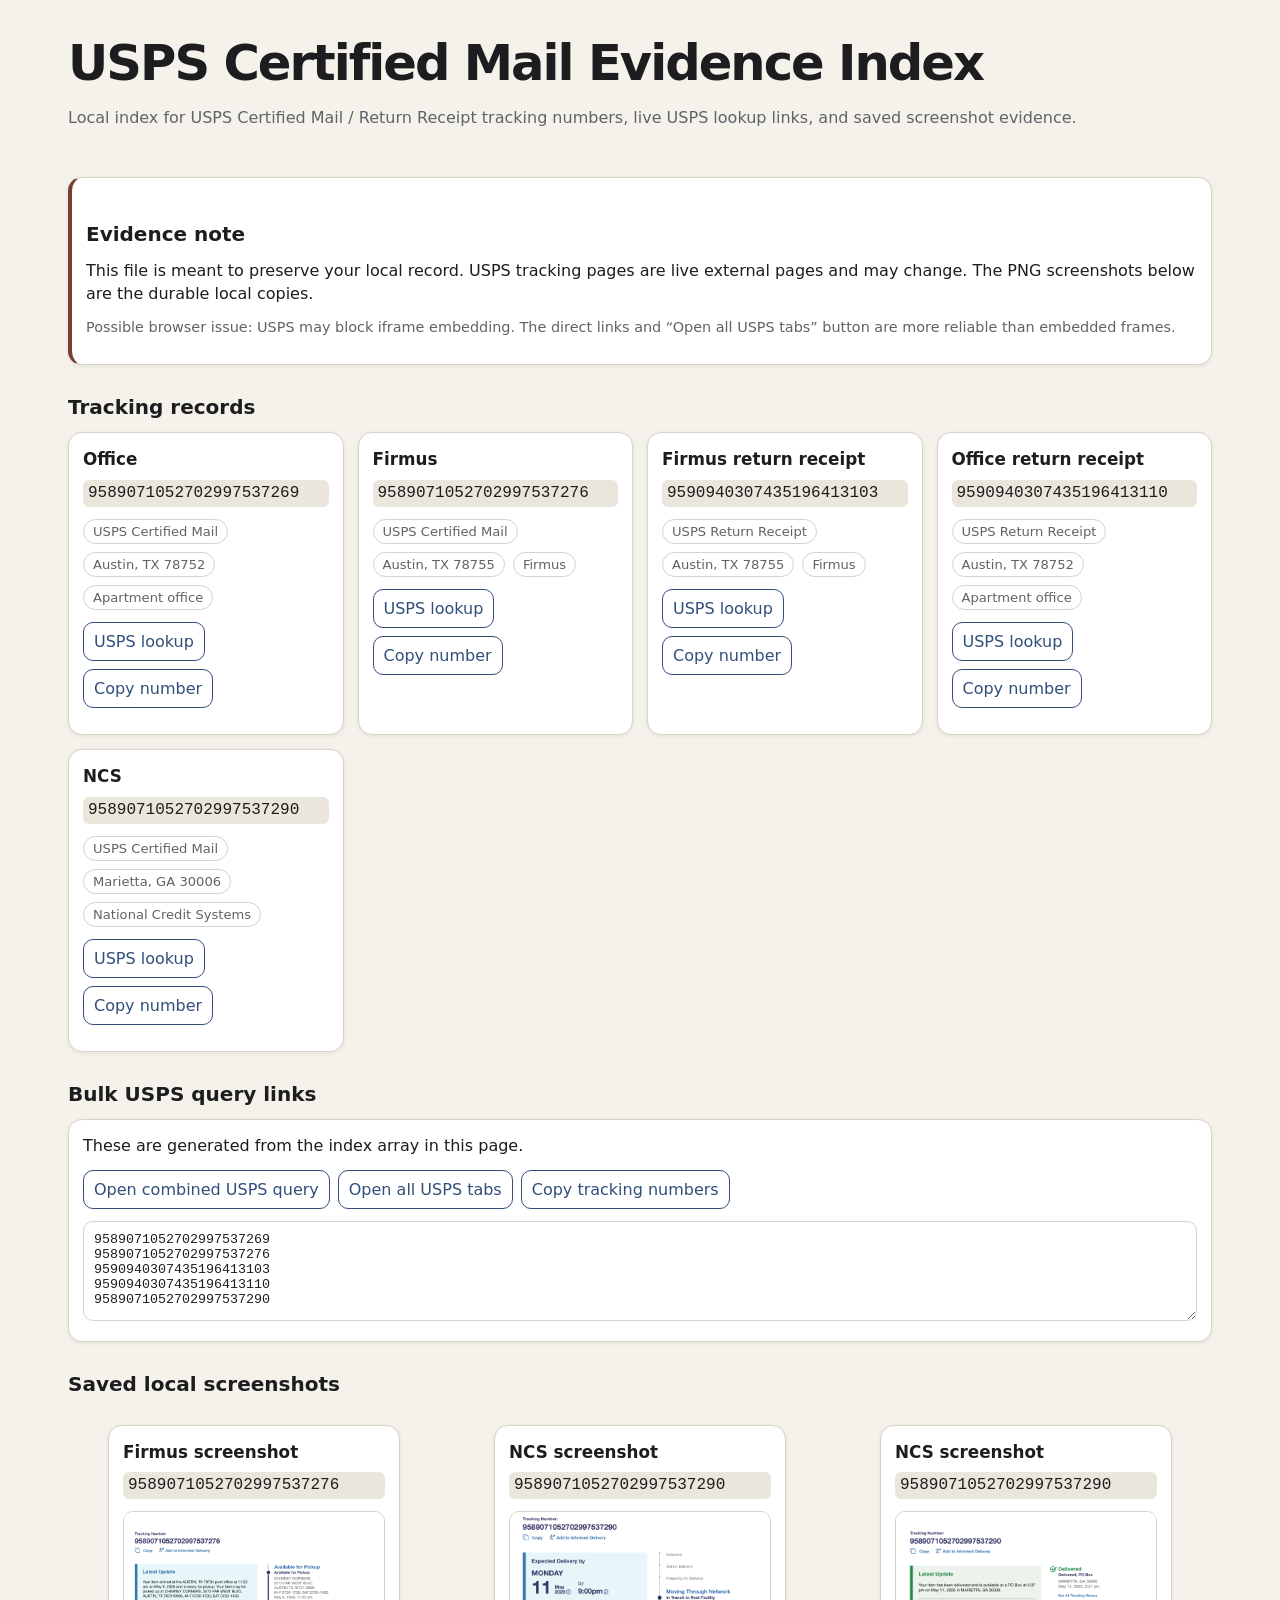
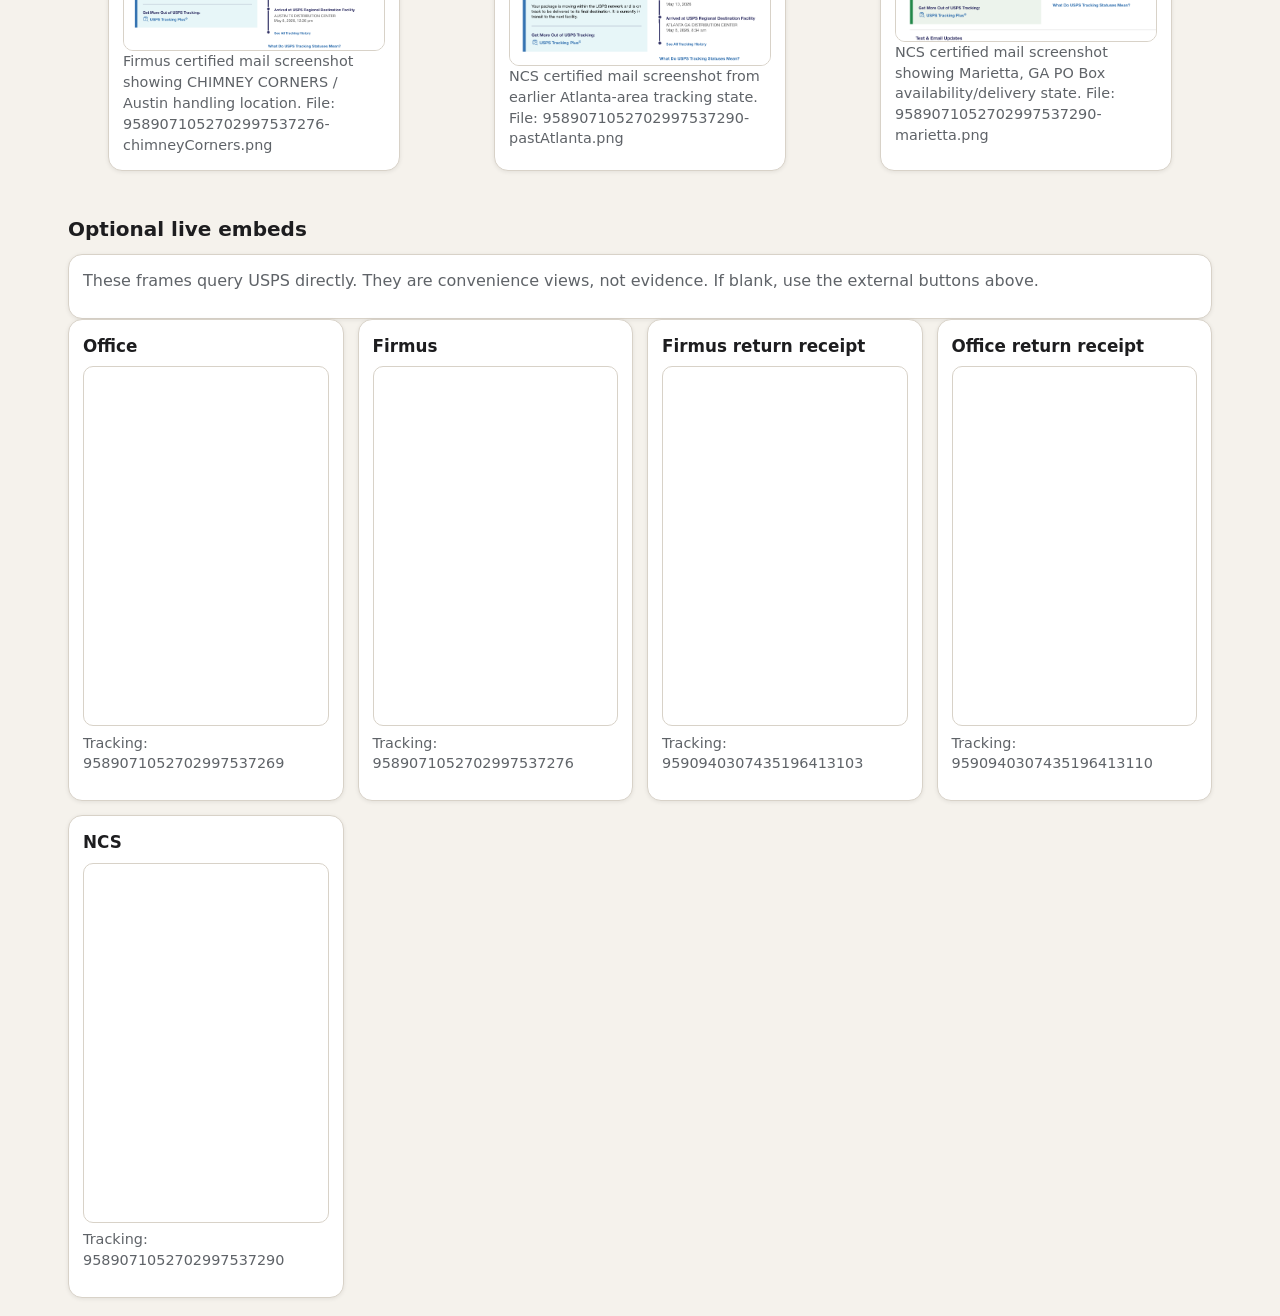
<file: search0.html>
<!doctype html>
<html lang="en">
<head>
  <meta charset="utf-8">
  <meta name="viewport" content="width=device-width, initial-scale=1">
  <title>USPS Certified Mail Evidence Index</title>
  <style>
    :root {
      color-scheme: light dark;
      --bg: #f5f2ec;
      --card: #ffffff;
      --ink: #1d1d1f;
      --muted: #5f6368;
      --line: #d8d2c8;
      --accent: #314f7a;
      --accent2: #7a3f31;
      --code: #ebe6dc;
    }
    @media (prefers-color-scheme: dark) {
      :root {
        --bg: #151515;
        --card: #202020;
        --ink: #eeeeee;
        --muted: #aaaaaa;
        --line: #3b3b3b;
        --accent: #9ab8ef;
        --accent2: #e0a08e;
        --code: #2b2b2b;
      }
    }
    * { box-sizing: border-box; }
    body {
      margin: 0;
      font-family: system-ui, -apple-system, BlinkMacSystemFont, "Segoe UI", sans-serif;
      background: var(--bg);
      color: var(--ink);
      line-height: 1.45;
    }
    header, main { max-width: 1180px; margin: 0 auto; padding: 18px; }
    header { padding-top: 28px; }
    h1 { margin: 0 0 6px; font-size: clamp(1.8rem, 4vw, 3.1rem); letter-spacing: -0.04em; }
    h2 { margin: 28px 0 10px; font-size: 1.25rem; }
    h3 { margin: 0 0 8px; font-size: 1.05rem; }
    p { margin: 0 0 12px; }
    .muted { color: var(--muted); }
    .grid { display: grid; grid-template-columns: repeat(auto-fit, minmax(275px, 1fr)); gap: 14px; }
    .card {
      background: var(--card);
      border: 1px solid var(--line);
      border-radius: 14px;
      padding: 14px;
      box-shadow: 0 1px 4px rgba(0,0,0,.08);
    }
    .row { display: flex; flex-wrap: wrap; gap: 8px; align-items: center; }
    .pill {
      display: inline-block;
      border: 1px solid var(--line);
      border-radius: 999px;
      padding: 2px 9px;
      font-size: .82rem;
      color: var(--muted);
      background: transparent;
    }
    code, .tracking-number {
      font-family: ui-monospace, SFMono-Regular, Menlo, Monaco, Consolas, "Liberation Mono", monospace;
      background: var(--code);
      border-radius: 6px;
      padding: 2px 5px;
      word-break: break-all;
    }
    a.button, button {
      display: inline-block;
      border: 1px solid var(--accent);
      border-radius: 10px;
      color: var(--accent);
      background: transparent;
      padding: 7px 10px;
      font-weight: 650;
      text-decoration: none;
      cursor: pointer;
      font: inherit;
    }
    a.button:hover, button:hover { filter: brightness(0.9); }
    textarea {
      width: 100%;
      min-height: 100px;
      padding: 10px;
      border-radius: 10px;
      border: 1px solid var(--line);
      background: var(--card);
      color: var(--ink);
      font-family: ui-monospace, SFMono-Regular, Menlo, Monaco, Consolas, monospace;
      resize: vertical;
    }
    img {
      display: block;
      width: 100%;
      height: auto;
      border: 1px solid var(--line);
      border-radius: 10px;
      background: #fff;
    }
    iframe {
      width: 100%;
      min-height: 360px;
      border: 1px solid var(--line);
      border-radius: 10px;
      background: white;
    }
    .warning { border-left: 4px solid var(--accent2); }
    .small { font-size: .9rem; }
  </style>
</head>
<body>
  <header>
    <h1>USPS Certified Mail Evidence Index</h1>
    <p class="muted">Local index for USPS Certified Mail / Return Receipt tracking numbers, live USPS lookup links, and saved screenshot evidence.</p>
  </header>

  <main>
    <section class="card warning">
      <h2>Evidence note</h2>
      <p>This file is meant to preserve your local record. USPS tracking pages are live external pages and may change. The PNG screenshots below are the durable local copies.</p>
      <p class="small muted">Possible browser issue: USPS may block iframe embedding. The direct links and “Open all USPS tabs” button are more reliable than embedded frames.</p>
    </section>

    <section>
      <h2>Tracking records</h2>
      <div id="records" class="grid"></div>
    </section>

    <section>
      <h2>Bulk USPS query links</h2>
      <div class="card">
        <p>These are generated from the index array in this page.</p>
        <p class="row">
          <a id="bulkLink" class="button" target="_blank" rel="noopener">Open combined USPS query</a>
          <button id="openAll" type="button">Open all USPS tabs</button>
          <button id="copyNumbers" type="button">Copy tracking numbers</button>
        </p>
        <textarea id="numberDump" readonly></textarea>
      </div>
    </section>

    <section>
      <h2>Saved local screenshots</h2>
      <div id="screenshots" class="grid"></div>
    </section>

    <section>
      <h2>Optional live embeds</h2>
      <div class="card">
        <p class="muted">These frames query USPS directly. They are convenience views, not evidence. If blank, use the external buttons above.</p>
      </div>
      <div id="iframes" class="grid"></div>
    </section>
  </main>

<script>
(function () {
  "use strict";

  const USPS_TRACK_BASE = "https://tools.usps.com/go/TrackConfirmAction?qtc_tLabels1=";

  // Source index. Keep this as the one place to update tracking numbers.
  const trackingRecords = [
    {
      label: "Office",
      party: "Apartment office",
      type: "USPS Certified Mail",
      tracking: "9589071052702997537269",
      destination: "Austin, TX 78752",
      screenshots: []
    },
    {
      label: "Firmus",
      party: "Firmus",
      type: "USPS Certified Mail",
      tracking: "9589071052702997537276",
      destination: "Austin, TX 78755",
      screenshots: [
        {
          file: "9589071052702997537276-chimneyCorners.png",
          caption: "Firmus certified mail screenshot showing CHIMNEY CORNERS / Austin handling location."
        }
      ]
    },
    {
      label: "Firmus return receipt",
      party: "Firmus",
      type: "USPS Return Receipt",
      tracking: "9590940307435196413103",
      destination: "Austin, TX 78755",
      screenshots: []
    },
    {
      label: "Office return receipt",
      party: "Apartment office",
      type: "USPS Return Receipt",
      tracking: "9590940307435196413110",
      destination: "Austin, TX 78752",
      screenshots: []
    },
    {
      label: "NCS",
      party: "National Credit Systems",
      type: "USPS Certified Mail",
      tracking: "9589071052702997537290",
      destination: "Marietta, GA 30006",
      screenshots: [
        {
          file: "9589071052702997537290-pastAtlanta.png",
          caption: "NCS certified mail screenshot from earlier Atlanta-area tracking state."
        },
        {
          file: "9589071052702997537290-marietta.png",
          caption: "NCS certified mail screenshot showing Marietta, GA PO Box availability/delivery state."
        }
      ]
    }
  ];

  function uspsUrl(tracking) {
    return USPS_TRACK_BASE + encodeURIComponent(tracking);
  }

  function el(tag, attrs, text) {
    const node = document.createElement(tag);
    Object.keys(attrs || {}).forEach(function (key) {
      if (key === "className") node.className = attrs[key];
      else if (key === "html") node.innerHTML = attrs[key];
      else node.setAttribute(key, attrs[key]);
    });
    if (text !== undefined) node.textContent = text;
    return node;
  }

  function renderRecords() {
    const holder = document.getElementById("records");
    trackingRecords.forEach(function (record) {
      const card = el("article", { className: "card" });
      card.appendChild(el("h3", {}, record.label));
      card.appendChild(el("p", { className: "tracking-number" }, record.tracking));
      const meta = el("p", { className: "row" });
      meta.appendChild(el("span", { className: "pill" }, record.type));
      meta.appendChild(el("span", { className: "pill" }, record.destination));
      meta.appendChild(el("span", { className: "pill" }, record.party));
      card.appendChild(meta);
      const linkRow = el("p", { className: "row" });
      linkRow.appendChild(el("a", { className: "button", href: uspsUrl(record.tracking), target: "_blank", rel: "noopener" }, "USPS lookup"));
      const copy = el("button", { type: "button" }, "Copy number");
      copy.addEventListener("click", function () { navigator.clipboard.writeText(record.tracking); });
      linkRow.appendChild(copy);
      card.appendChild(linkRow);
      holder.appendChild(card);
    });
  }

  function renderBulk() {
    const numbers = trackingRecords.map(function (r) { return r.tracking; });
    const dump = numbers.join("\n");
    document.getElementById("numberDump").value = dump;

    // USPS accepts a single qtc_tLabels1 field. Multiple-label behavior can change, so this is best-effort.
    document.getElementById("bulkLink").href = USPS_TRACK_BASE + encodeURIComponent(numbers.join(","));

    document.getElementById("openAll").addEventListener("click", function () {
      trackingRecords.forEach(function (r) { window.open(uspsUrl(r.tracking), "_blank", "noopener"); });
    });
    document.getElementById("copyNumbers").addEventListener("click", function () {
      navigator.clipboard.writeText(dump);
    });
  }

  function renderScreenshots() {
    const holder = document.getElementById("screenshots");
    trackingRecords.forEach(function (record) {
      record.screenshots.forEach(function (shot) {
        const card = el("figure", { className: "card" });
        card.appendChild(el("h3", {}, record.label + " screenshot"));
        card.appendChild(el("p", { className: "tracking-number" }, record.tracking));
        card.appendChild(el("img", { src: shot.file, alt: shot.caption, loading: "lazy" }));
        card.appendChild(el("figcaption", { className: "small muted" }, shot.caption + " File: " + shot.file));
        holder.appendChild(card);
      });
    });
  }

  function renderIframes() {
    const holder = document.getElementById("iframes");
    trackingRecords.forEach(function (record) {
      const card = el("article", { className: "card" });
      card.appendChild(el("h3", {}, record.label));
      card.appendChild(el("iframe", { src: uspsUrl(record.tracking), title: "USPS tracking for " + record.tracking, loading: "lazy" }));
      card.appendChild(el("p", { className: "small muted" }, "Tracking: " + record.tracking));
      holder.appendChild(card);
    });
  }

  renderRecords();
  renderBulk();
  renderScreenshots();
  renderIframes();
}());
</script>
</body>
</html>
</file>
<file: tools/accountability/styles.css>
:root {
  color-scheme: dark;
  --bg: #090c10;
  --panel: #111720;
  --panel-2: #161e29;
  --line: #293646;
  --text: #e8edf3;
  --muted: #9eacbb;
  --accent: #c6f36d;
  --accent-2: #8fb7ff;
  --warning: #f3cf6d;
  --official: #85dfbd;
  --commentary: #d6a8ff;
  font-family: ui-monospace, SFMono-Regular, Menlo, Monaco, Consolas, "Liberation Mono", monospace;
}

* { box-sizing: border-box; }

body {
  margin: 0;
  background: var(--bg);
  color: var(--text);
  line-height: 1.55;
}

a { color: var(--accent-2); }
a:hover { color: #c9dcff; }

button,
input,
select,
textarea { font: inherit; }

button {
  border: 1px solid transparent;
  border-radius: 0.55rem;
  padding: 0.7rem 0.95rem;
  background: var(--accent);
  color: #11170a;
  font-weight: 700;
  cursor: pointer;
}

button:hover { filter: brightness(1.08); }

button.secondary,
.iconButton {
  border-color: var(--line);
  background: transparent;
  color: var(--text);
}

.iconButton {
  padding: 0.25rem 0.6rem;
  font-size: 1.4rem;
}

.shell {
  width: min(1180px, calc(100% - 2rem));
  margin-inline: auto;
}

.siteHeader {
  border-bottom: 1px solid var(--line);
  background: linear-gradient(140deg, #111923 0%, #0b0f15 68%);
}

.siteHeader .shell { padding: 3.2rem 0 2.5rem; }

h1,
h2,
h3,
p { margin-top: 0; }

h1 {
  margin-bottom: 0.55rem;
  font-size: clamp(2rem, 5vw, 4.2rem);
  line-height: 1;
  letter-spacing: -0.055em;
}

h2 { margin-bottom: 0.45rem; }
h3 { margin-bottom: 0.25rem; font-size: 1rem; }

.eyebrow {
  margin-bottom: 0.45rem;
  color: var(--accent);
  font-size: 0.76rem;
  font-weight: 800;
  letter-spacing: 0.12em;
  text-transform: uppercase;
}

.lede,
.help,
.resultCount,
.sourceMeta,
.recordMeta { color: var(--muted); }

.lede { max-width: 72ch; margin-bottom: 0; }

main.shell {
  display: grid;
  gap: 1rem;
  padding: 1.25rem 0 3rem;
}

.panel,
.notice {
  border: 1px solid var(--line);
  border-radius: 0.85rem;
  background: var(--panel);
  padding: 1rem;
}

.notice {
  border-left: 0.35rem solid var(--warning);
  background: #18170f;
}

.notice p { margin-bottom: 0; }

.integrity {
  display: grid;
  gap: 0.9rem;
}

.integrityGrid {
  display: grid;
  grid-template-columns: repeat(2, minmax(0, 1fr));
  gap: 0.65rem;
  margin: 0;
}

.integrityGrid > div,
.stat {
  border: 1px solid var(--line);
  border-radius: 0.65rem;
  background: var(--panel-2);
  padding: 0.75rem;
}

.integrityGrid .wide { grid-column: 1 / -1; }

dt,
.statLabel {
  color: var(--muted);
  font-size: 0.72rem;
  letter-spacing: 0.08em;
  text-transform: uppercase;
}

dd { margin: 0.15rem 0 0; }

.hash {
  overflow-wrap: anywhere;
  color: var(--accent);
}

.actions,
.sectionHeading,
.recordTop,
.sourceTop,
.badges {
  display: flex;
  align-items: center;
  gap: 0.65rem;
  flex-wrap: wrap;
}

.sectionHeading,
.recordTop,
.sourceTop { justify-content: space-between; }

.stats {
  display: grid;
  grid-template-columns: repeat(4, minmax(0, 1fr));
  gap: 0.75rem;
}

.statValue {
  display: block;
  margin-top: 0.15rem;
  font-size: 1.45rem;
  font-weight: 800;
}

.filters {
  display: grid;
  grid-template-columns: 2fr repeat(3, minmax(0, 1fr));
  gap: 0.75rem;
  margin: 1rem 0;
}

label {
  display: grid;
  gap: 0.35rem;
  color: var(--muted);
  font-size: 0.78rem;
  font-weight: 700;
}

input,
select,
textarea {
  width: 100%;
  border: 1px solid var(--line);
  border-radius: 0.55rem;
  background: #0b1016;
  color: var(--text);
  padding: 0.7rem;
}

input:focus,
select:focus,
textarea:focus {
  outline: 2px solid color-mix(in srgb, var(--accent-2) 45%, transparent);
  border-color: var(--accent-2);
}

.records,
.sourceList {
  display: grid;
  gap: 0.65rem;
}

.record,
.source {
  border: 1px solid var(--line);
  border-radius: 0.7rem;
  background: var(--panel-2);
  padding: 0.8rem;
}

.record p,
.source p { margin-bottom: 0.35rem; }

.recordStatement { max-width: 95ch; }

.badge {
  display: inline-flex;
  border: 1px solid var(--line);
  border-radius: 999px;
  padding: 0.14rem 0.48rem;
  color: var(--muted);
  font-size: 0.7rem;
  line-height: 1.4;
}

.badge.official { border-color: #356451; color: var(--official); }
.badge.commentary { border-color: #694886; color: var(--commentary); }
.badge.outcome { border-color: #806f3d; color: var(--warning); }

.sourceMeta,
.recordMeta { font-size: 0.78rem; }

.sourceHash {
  display: block;
  margin-top: 0.35rem;
  overflow-wrap: anywhere;
  color: var(--muted);
  font-size: 0.74rem;
}

.empty {
  border: 1px dashed var(--line);
  border-radius: 0.7rem;
  padding: 1.5rem;
  color: var(--muted);
  text-align: center;
}

dialog {
  width: min(820px, calc(100% - 1.5rem));
  max-height: calc(100% - 1.5rem);
  border: 1px solid var(--line);
  border-radius: 0.85rem;
  background: var(--panel);
  color: var(--text);
  padding: 0;
}

dialog::backdrop { background: rgba(0, 0, 0, 0.72); }

.dialogBody {
  display: grid;
  gap: 0.8rem;
  padding: 1rem;
}

textarea { resize: vertical; font-size: 0.78rem; line-height: 1.45; }
code { color: var(--accent); }
noscript { display: block; padding: 1rem; color: var(--warning); }

@media (max-width: 800px) {
  .stats { grid-template-columns: repeat(2, minmax(0, 1fr)); }
  .filters { grid-template-columns: 1fr 1fr; }
}

@media (max-width: 520px) {
  .siteHeader .shell { padding: 2.1rem 0 1.7rem; }
  .stats,
  .filters,
  .integrityGrid { grid-template-columns: 1fr; }
  .integrityGrid .wide { grid-column: auto; }
  .actions button { width: 100%; }
}
</file>
